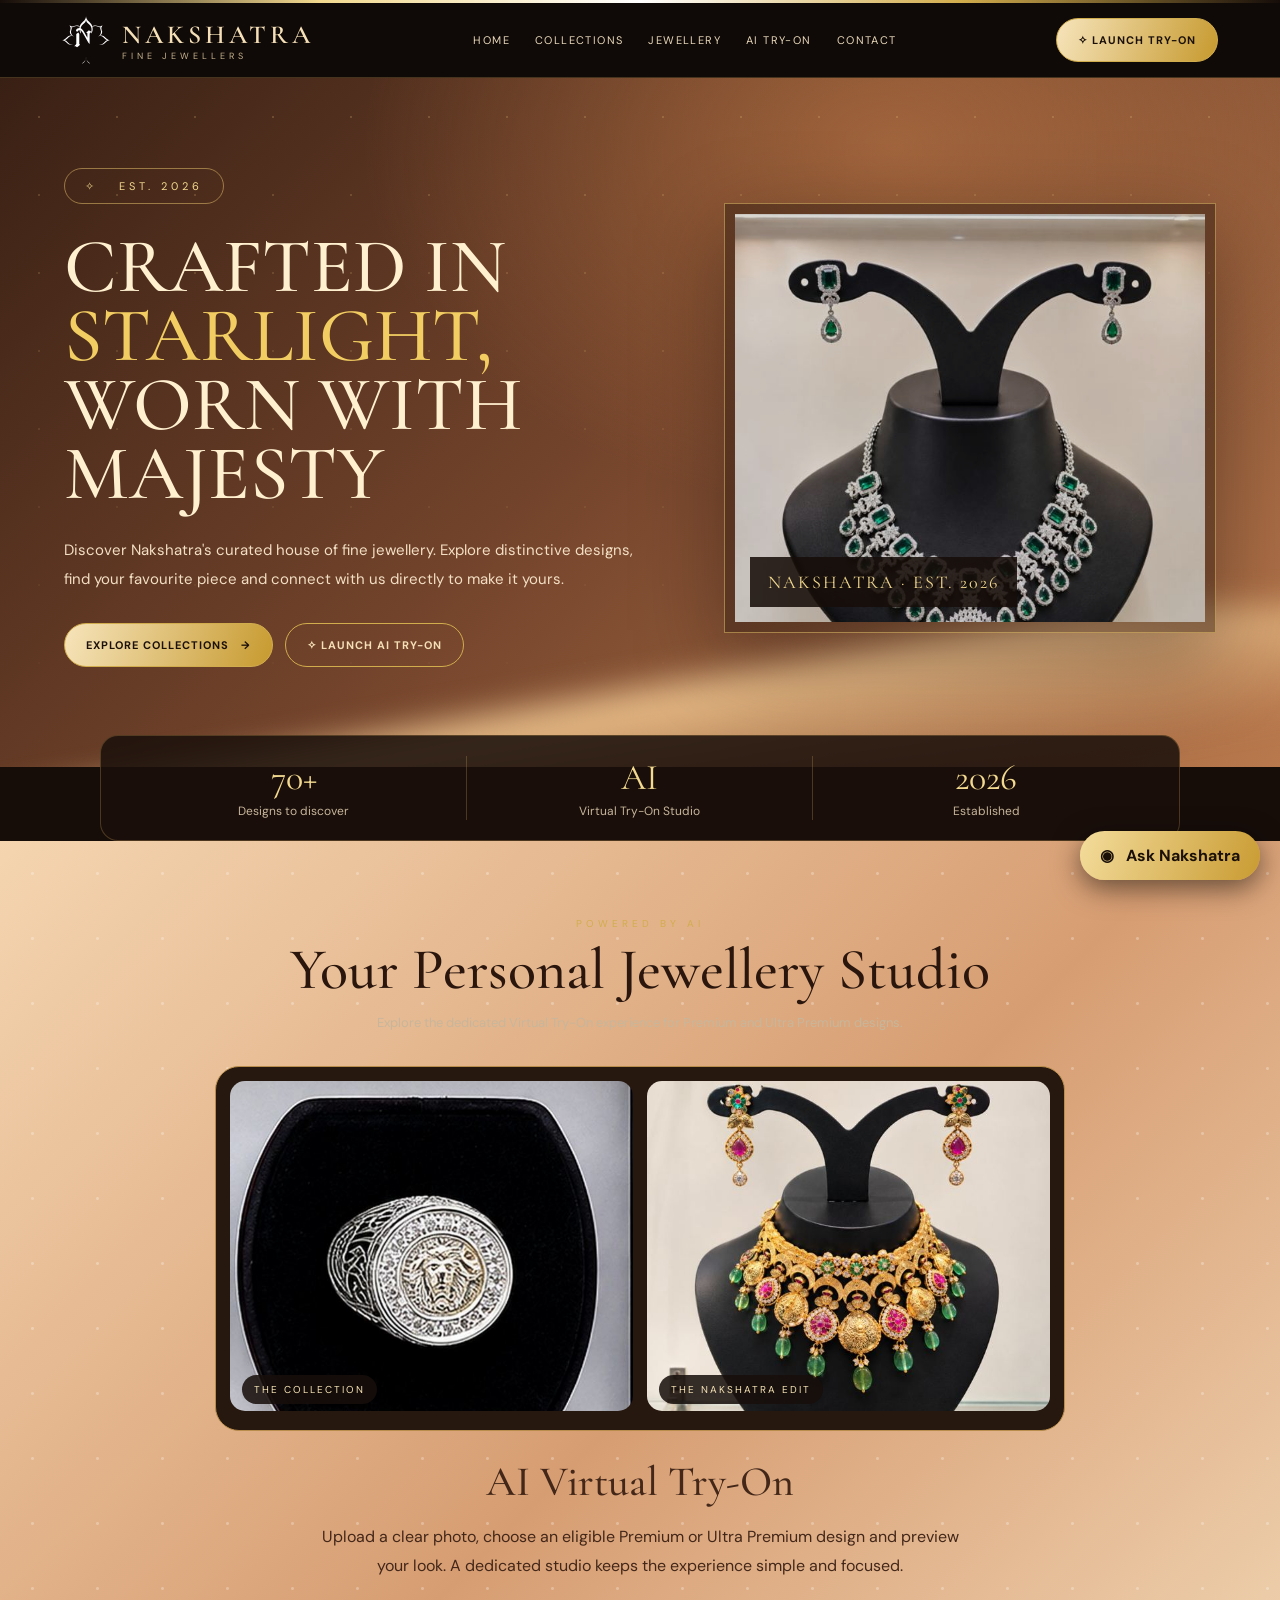
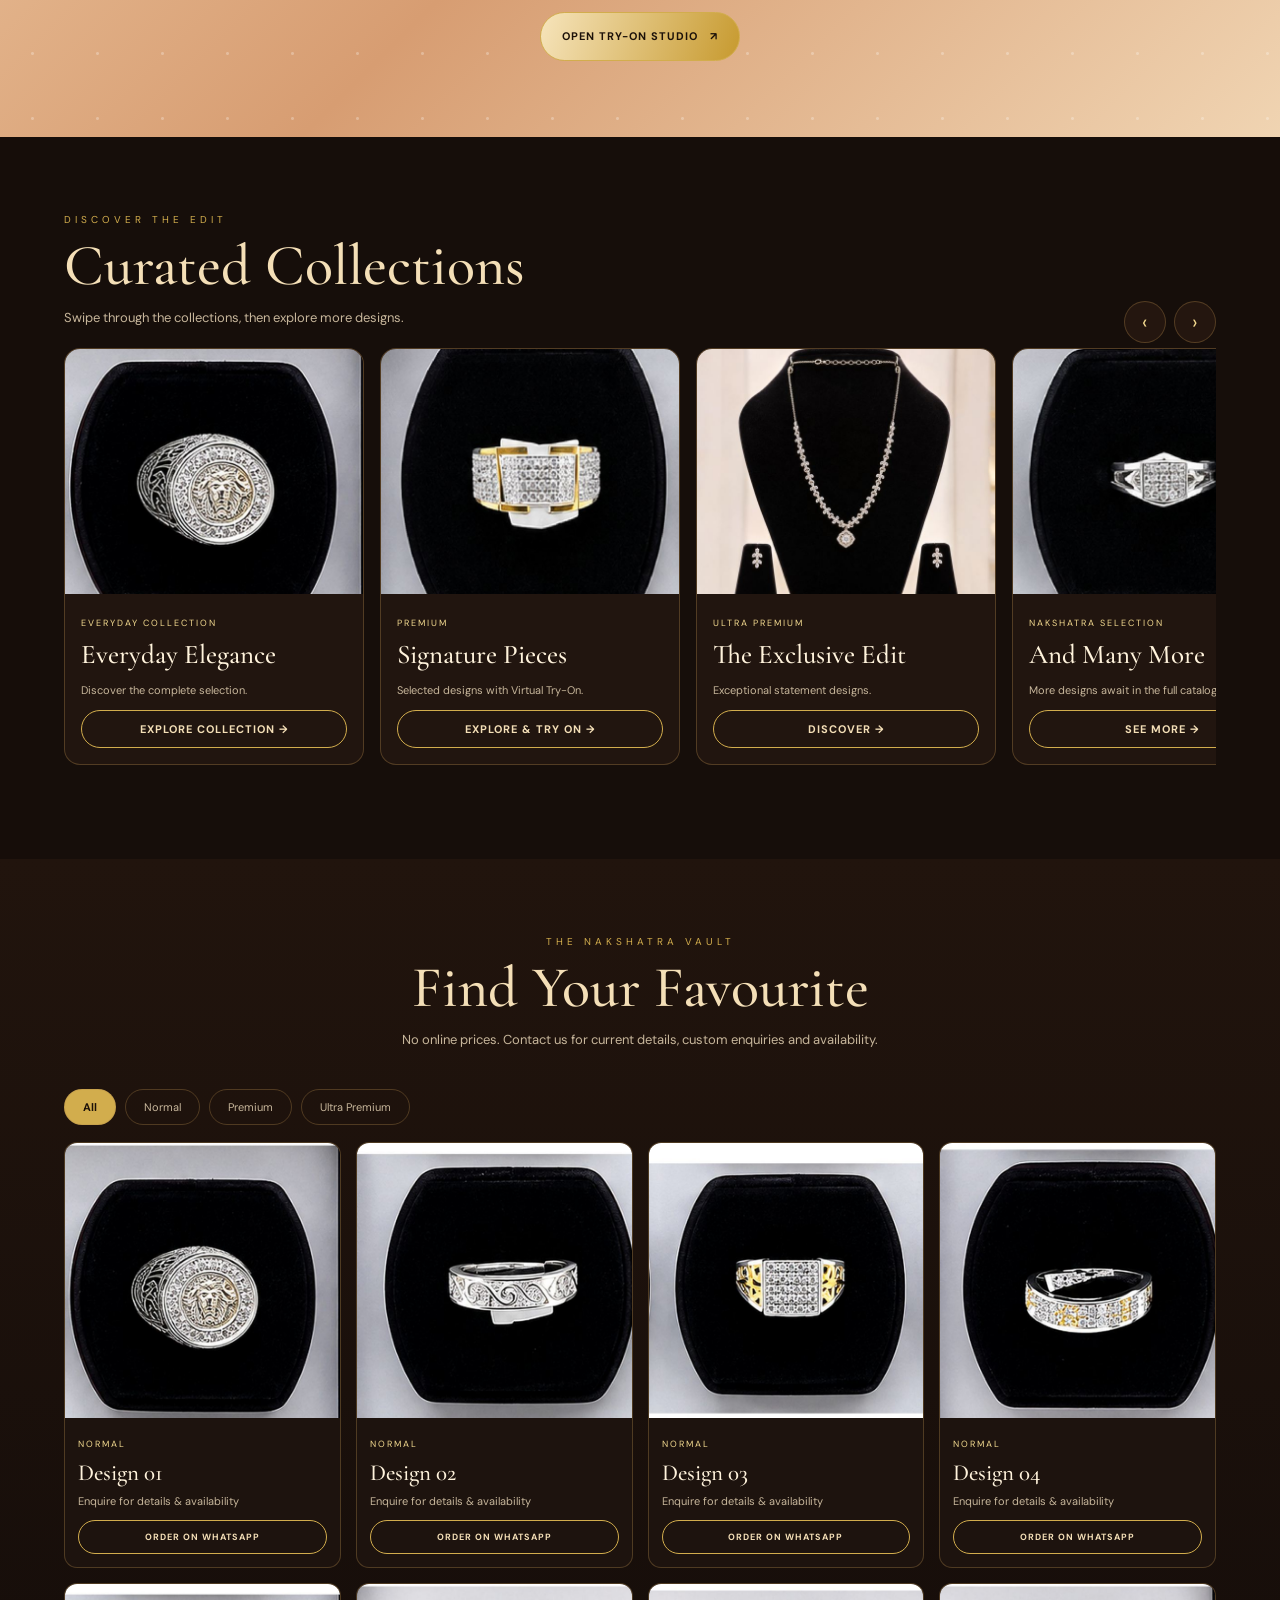
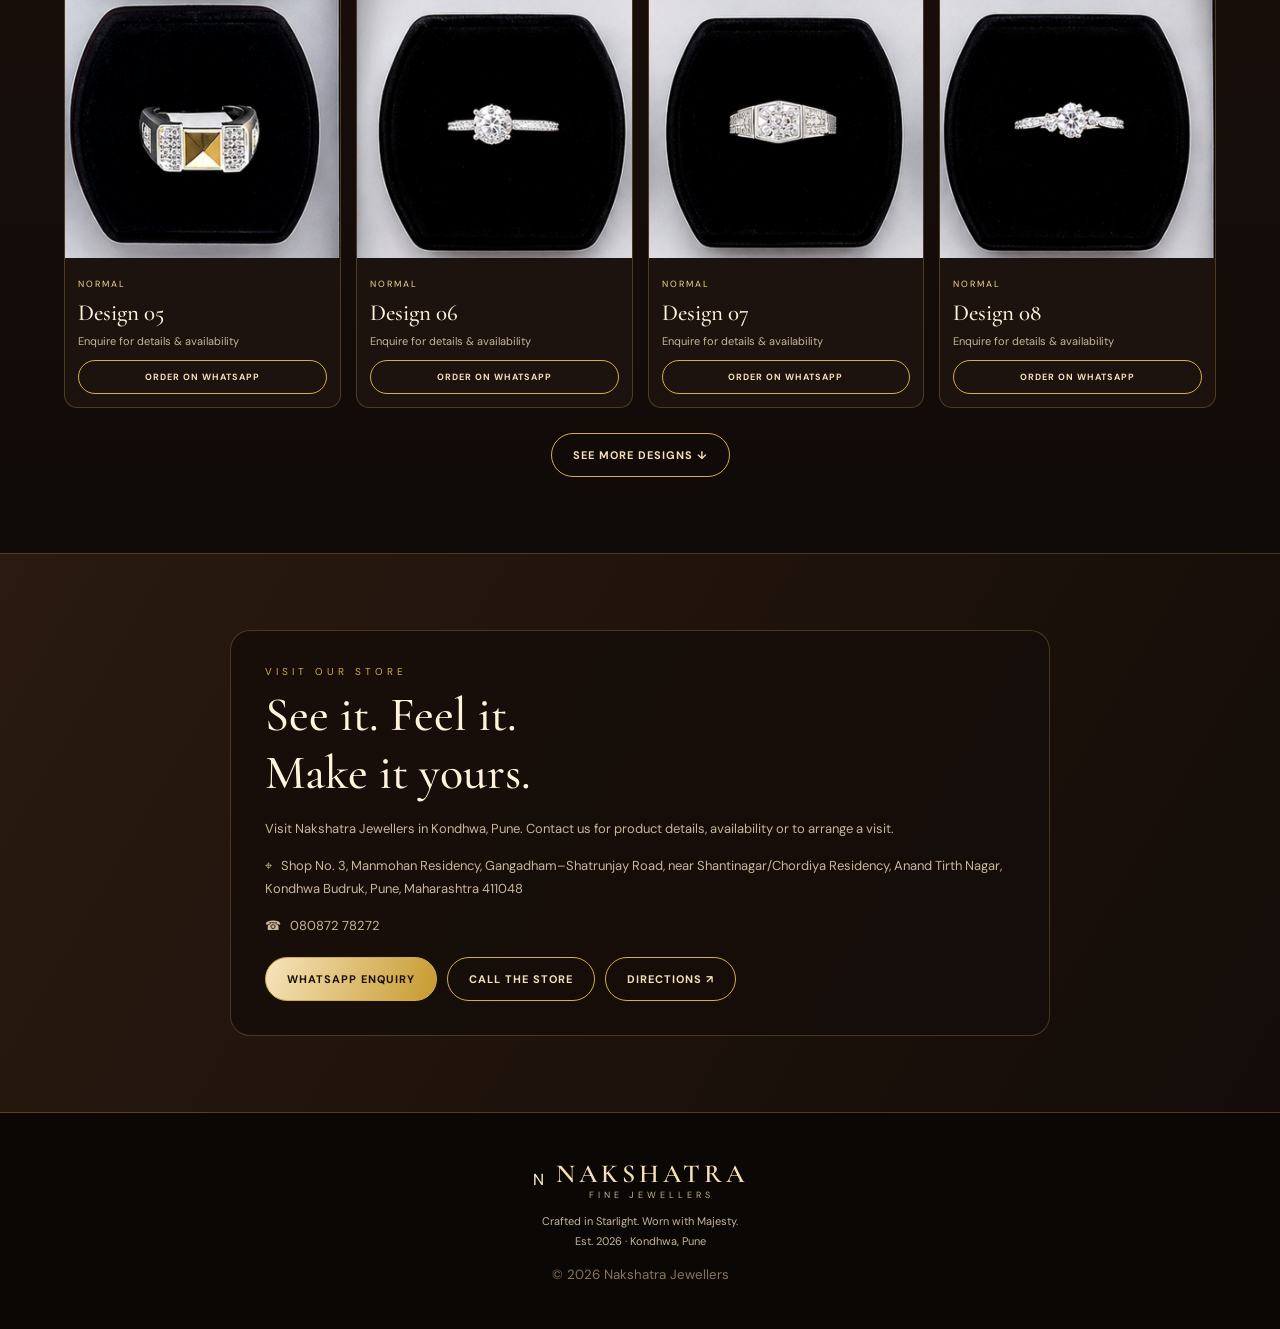
<file: index.html>
<!doctype html>
<html lang="en"><head><meta charset="utf-8"><meta name="viewport" content="width=device-width,initial-scale=1"><meta name="theme-color" content="#170e0b"><title>Nakshatra Jewellers | Crafted in Starlight</title><meta name="description" content="Discover Nakshatra Jewellers. Explore Normal, Premium and Ultra Premium jewellery. Order on WhatsApp and discover our virtual try-on studio.">
<link rel="preconnect" href="https://fonts.googleapis.com"><link rel="preconnect" href="https://fonts.gstatic.com" crossorigin><link href="https://fonts.googleapis.com/css2?family=Cormorant+Garamond:wght@400;500;600;700&family=DM+Sans:wght@400;500;600;700&display=swap" rel="stylesheet">
<style>
:root{--ink:#160d09;--brown:#392116;--bronze:#8e5230;--champ:#f4dfb7;--gold:#d2ad4d;--gold2:#f2d98f;--cream:#fff3dc;--muted:#c7b69b;--line:#b58a4c55;--serif:'Cormorant Garamond',Georgia,serif;--sans:'DM Sans',Arial,sans-serif}*{box-sizing:border-box}html{scroll-behavior:smooth}body{margin:0;background:var(--ink);color:var(--cream);font-family:var(--sans)}button,a{font:inherit}a{color:inherit;text-decoration:none}button{cursor:pointer}.topglow{height:3px;background:linear-gradient(90deg,transparent,var(--gold2),#fff, var(--gold),transparent)}header{position:sticky;top:0;z-index:30;background:#100a08ed;backdrop-filter:blur(16px);border-bottom:1px solid var(--line)}.nav{max-width:1200px;margin:auto;padding:13px 22px;display:flex;align-items:center;justify-content:space-between;gap:20px}.logo{display:flex;align-items:center;gap:12px}.brand-logo{width:48px;height:48px;object-fit:contain;display:block;filter:brightness(0) invert(1)}.wordmark b{display:block;font:600 26px var(--serif);letter-spacing:4px;color:var(--champ)}.wordmark small{display:block;font-size:9px;letter-spacing:4px;color:#c7b48d}.links{display:flex;gap:25px;font-size:11px;letter-spacing:1.4px;text-transform:uppercase;color:#e9d9ba}.links a:hover{color:var(--gold2)}.menu{display:none;background:none;border:1px solid var(--line);color:var(--gold2);padding:9px}.btn{display:inline-flex;align-items:center;justify-content:center;gap:9px;padding:14px 21px;border:1px solid var(--gold);background:linear-gradient(110deg,#f6e4bb,#c79a2f);color:#1c1109;font-size:11px;font-weight:700;letter-spacing:1px;text-transform:uppercase;border-radius:30px}.btn.ghost{background:transparent;color:var(--champ)}.hero{position:relative;overflow:hidden;background:radial-gradient(ellipse at 70% 10%,#b87545aa,transparent 42%),linear-gradient(135deg,#392014,#75452c 50%,#b9794d 100%);min-height:650px}.hero:before{content:"";position:absolute;inset:0;background-image:radial-gradient(#f7d58b99 1px,transparent 1.5px);background-size:78px 78px;opacity:.35;mask-image:linear-gradient(180deg,#000,transparent)}.hero:after{content:"";position:absolute;inset:auto -10% -100px;height:260px;background:linear-gradient(170deg,transparent 40%,#f5d4a3aa 41%,#e9bc86 44%,transparent 68%);filter:blur(16px)}.hero-inner{position:relative;z-index:2;max-width:1200px;margin:auto;padding:90px 24px 100px;display:grid;grid-template-columns:1fr .8fr;gap:45px;align-items:center}.est{display:inline-block;border:1px solid #e3c06b88;border-radius:30px;padding:10px 20px;color:var(--gold2);font-size:11px;letter-spacing:4px}.hero h1{font:500 clamp(54px,6vw,82px)/.9 var(--serif);max-width:650px;margin:28px 0;color:#fff0d0;text-transform:uppercase}.hero h1 em{font-style:normal;color:#f2ce62}.hero p{max-width:570px;color:#f3dfc4;line-height:1.9;font-size:15px}.hero-actions{display:flex;gap:12px;flex-wrap:wrap;margin-top:30px}.hero-art{height:430px;position:relative;border:1px solid #e7c46b88;padding:10px;background:#2a160d77;box-shadow:0 25px 80px #1b0e0a66}.hero-art img{width:100%;height:100%;object-fit:cover;display:block;filter:brightness(.85)}.hero-art:after{content:"NAKSHATRA · EST. 2026";position:absolute;bottom:25px;left:25px;background:#170d09dd;padding:14px 18px;color:var(--gold2);font:18px var(--serif);letter-spacing:2px}.stats{max-width:1080px;margin:-32px auto 0;position:relative;z-index:4;background:#1a100bdc;border:1px solid var(--line);border-radius:18px;display:grid;grid-template-columns:repeat(3,1fr);padding:20px}.stat{text-align:center;border-right:1px solid var(--line)}.stat:last-child{border:0}.stat b{display:block;color:var(--gold2);font:36px var(--serif)}.stat span{font-size:12px;color:var(--muted)}.section{max-width:1200px;margin:auto;padding:76px 24px}.heading{text-align:center;margin-bottom:32px}.eyebrow{color:var(--gold);font-size:10px;letter-spacing:4px;text-transform:uppercase}.heading h2{font:500 clamp(38px,5vw,58px)/.95 var(--serif);margin:12px 0;color:var(--champ)}.heading p{color:var(--muted);font-size:13px;line-height:1.8}.studio{background:linear-gradient(135deg,#f4d5b0,#d79d72 55%,#f0d4b2);color:#27150d;position:relative;overflow:hidden}.studio:before{content:"";position:absolute;inset:0;background:radial-gradient(#fff8 1px,transparent 2px);background-size:65px 65px;opacity:.5}.studio .section{position:relative}.studio .heading h2{color:#2b160d}.compare{max-width:850px;margin:auto;background:#26170f;border:1px solid #b98e4c;padding:14px;border-radius:24px;display:grid;grid-template-columns:1fr 1fr;gap:14px}.compare figure{margin:0;position:relative}.compare img{width:100%;height:330px;object-fit:cover;border-radius:15px}.compare figcaption{position:absolute;bottom:12px;left:12px;background:#170e0bdb;padding:8px 12px;border-radius:20px;color:#f7e4b5;font-size:10px;letter-spacing:2px}.studio-copy{text-align:center;margin:25px auto 0;max-width:650px;color:#432719;line-height:1.8}.studio-copy .btn{margin-top:15px}.collection-section{background:#160e0a}.slider-head{display:flex;align-items:end;justify-content:space-between;gap:15px}.arrows{display:flex;gap:8px}.arrow{width:42px;height:42px;border:1px solid var(--line);background:#24160f;color:var(--gold2);border-radius:50%;font-size:20px}.rail{display:flex;gap:16px;overflow-x:auto;scroll-snap-type:x mandatory;padding:5px 2px 18px;scrollbar-width:thin;scrollbar-color:var(--gold) #21140e}.tile{flex:0 0 clamp(220px,28vw,300px);scroll-snap-align:start;background:#21150f;border:1px solid var(--line);border-radius:16px;overflow:hidden}.tile img{width:100%;height:245px;object-fit:cover;display:block;background:#0d0907}.tile-body{padding:16px}.tag{color:var(--gold2);font-size:9px;letter-spacing:2px}.tile h3{font:500 27px var(--serif);margin:7px 0}.tile p{font-size:11px;color:var(--muted);line-height:1.6}.tile .btn{width:100%;padding:11px}.catalog{background:linear-gradient(180deg,#21140d,#100a08)}.filters{display:flex;gap:9px;overflow:auto;padding:5px 0 17px;scrollbar-width:none}.filter{white-space:nowrap;border:1px solid var(--line);border-radius:30px;background:transparent;color:var(--muted);padding:10px 18px;font-size:11px}.filter.active{background:var(--gold);color:#1b1008;font-weight:700}.grid{display:grid;grid-template-columns:repeat(4,1fr);gap:15px}.card{background:#1d130e;border:1px solid var(--line);border-radius:13px;overflow:hidden}.card img{width:100%;aspect-ratio:1;object-fit:cover;background:#0d0907;display:block}.cardbody{padding:13px}.cardbody small{color:var(--gold2);font-size:9px;letter-spacing:2px}.cardbody h3{font:500 23px var(--serif);margin:7px 0}.cardbody p{font-size:11px;color:var(--muted);margin:0 0 12px}.cardbody .btn{width:100%;padding:10px;font-size:9px}.more{text-align:center;margin-top:25px}.store{background:linear-gradient(120deg,#2a1a10,#130c08);border-block:1px solid var(--line)}.storebox{max-width:820px;margin:auto;padding:34px;border:1px solid var(--line);border-radius:20px;background:#160e0ad9}.storebox h2{font:500 48px var(--serif);margin:8px 0 15px}.storebox p{color:var(--muted);line-height:1.8;font-size:13px}.storeactions{display:flex;gap:10px;flex-wrap:wrap;margin-top:20px}.footer{padding:45px 20px;text-align:center;background:#0b0705}.footer .logo{justify-content:center}.footer p{color:var(--muted);font-size:11px;line-height:1.8}.chat-launch{position:fixed;right:20px;bottom:20px;z-index:50;border:0;border-radius:40px;padding:14px 20px;background:linear-gradient(110deg,#f3dc9b,#c99b32);color:#1a1008;font-weight:700;box-shadow:0 8px 28px #0008}.chatbox{position:fixed;right:20px;bottom:85px;width:min(360px,calc(100vw - 30px));height:470px;z-index:51;background:#170e0a;border:1px solid var(--gold);border-radius:18px;box-shadow:0 20px 60px #000b;display:none;overflow:hidden}.chatbox.open{display:flex;flex-direction:column}.chathead{padding:16px;background:linear-gradient(110deg,#4b2b18,#1a100b);display:flex;justify-content:space-between;align-items:center}.chathead b{font:22px var(--serif);color:var(--champ)}.chathead small{display:block;color:var(--muted);font-size:10px}.chatclose{background:none;border:0;color:var(--gold2);font-size:22px}.chatmsgs{flex:1;overflow:auto;padding:14px;display:flex;flex-direction:column;gap:10px}.msg{max-width:88%;padding:10px 12px;border-radius:12px;background:#2a1c14;color:#f3e4c7;font-size:12px;line-height:1.6}.msg.user{align-self:flex-end;background:#d2ad4d;color:#1b1108}.quick{display:flex;gap:6px;flex-wrap:wrap;padding:0 12px 10px}.quick button{border:1px solid var(--line);border-radius:20px;background:transparent;color:var(--gold2);padding:7px 10px;font-size:10px}.chatinput{display:flex;border-top:1px solid var(--line);padding:10px;gap:7px}.chatinput input{flex:1;min-width:0;background:#0e0907;border:1px solid var(--line);border-radius:25px;padding:11px;color:var(--cream);outline:none}.chatinput button{border:0;border-radius:50%;width:40px;background:var(--gold);color:#1b1008}.hidden{display:none!important}
@media(max-width:850px){.links{display:none;position:absolute;top:70px;left:0;right:0;background:#120b08;padding:22px;flex-direction:column;border-bottom:1px solid var(--line)}.links.open{display:flex}.menu{display:block}.nav .btn{display:none}.hero-inner{grid-template-columns:1fr;padding:58px 20px 75px}.hero-art{height:330px}.hero h1{font-size:58px}.stats{margin:0 15px;grid-template-columns:repeat(3,1fr);padding:13px}.stat b{font-size:28px}.section{padding:58px 18px}.grid{grid-template-columns:repeat(2,1fr);gap:10px}.compare img{height:240px}.storebox{padding:23px}.storebox h2{font-size:39px}}@media(max-width:420px){.wordmark b{font-size:21px;letter-spacing:3px}.brand-logo{width:40px;height:40px}.hero h1{font-size:51px}.grid{grid-template-columns:repeat(2,minmax(0,1fr))}.cardbody{padding:10px}.cardbody h3{font-size:20px}.compare{gap:8px;padding:8px}.compare img{height:190px}}
</style></head>
<body><div class="topglow"></div><header><nav class="nav"><button class="menu" id="menu">☰</button><a class="logo" href="#home"><img class="brand-logo" src="assets/nakshatra-logo.svg" alt="Nakshatra Jewellers logo"><span class="wordmark"><b>NAKSHATRA</b><small>FINE JEWELLERS</small></span></a><nav class="links" id="links"><a href="#home">Home</a><a href="#collections">Collections</a><a href="#catalogue">Jewellery</a><a href="#tryon">AI Try-On</a><a href="#store">Contact</a></nav><a class="btn" href="#tryon">✧ Launch Try-On</a></nav></header>
<main id="home"><section class="hero"><div class="hero-inner"><div><span class="est">✧ &nbsp; EST. 2026</span><h1>Crafted in<br><em>Starlight,</em><br>Worn with<br>Majesty</h1><p>Discover Nakshatra's curated house of fine jewellery. Explore distinctive designs, find your favourite piece and connect with us directly to make it yours.</p><div class="hero-actions"><a class="btn" href="#collections">Explore Collections &nbsp; →</a><a class="btn ghost" href="#tryon">✧ Launch AI Try-On</a></div></div><div class="hero-art"><img src="assets/ultra-02.jpg" alt="Nakshatra jewellery collection"></div></div></section>
<div class="stats"><div class="stat"><b>70+</b><span>Designs to discover</span></div><div class="stat"><b>AI</b><span>Virtual Try-On Studio</span></div><div class="stat"><b>2026</b><span>Established</span></div></div>
<section class="studio" id="tryon"><div class="section"><div class="heading"><div class="eyebrow">Powered by AI</div><h2>Your Personal Jewellery Studio</h2><p>Explore the dedicated Virtual Try-On experience for Premium and Ultra Premium designs.</p></div><div class="compare"><figure><img src="assets/normal-01.jpg" alt="Jewellery catalogue reference"><figcaption>THE COLLECTION</figcaption></figure><figure><img src="assets/ultra-03.jpg" alt="Nakshatra statement jewellery"><figcaption>THE NAKSHATRA EDIT</figcaption></figure></div><div class="studio-copy"><h2 style="font:500 42px var(--serif);margin:18px 0 5px">AI Virtual Try-On</h2><p>Upload a clear photo, choose an eligible Premium or Ultra Premium design and preview your look. A dedicated studio keeps the experience simple and focused.</p><a class="btn" href="try-on.html">Open Try-On Studio &nbsp; ↗</a></div></div></section>
<section class="section collection-section" id="collections"><div class="slider-head"><div class="heading" style="text-align:left;margin:0"><div class="eyebrow">Discover the edit</div><h2>Curated Collections</h2><p>Swipe through the collections, then explore more designs.</p></div><div class="arrows"><button class="arrow" data-scroll="-1" aria-label="Previous">‹</button><button class="arrow" data-scroll="1" aria-label="Next">›</button></div></div><div class="rail" id="rails"><article class="tile"><img src="assets/normal-01.jpg" alt="Normal collection"><div class="tile-body"><span class="tag">EVERYDAY COLLECTION</span><h3>Everyday Elegance</h3><p>Discover the complete selection.</p><a class="btn ghost" href="#catalogue" data-tier="normal">Explore Collection →</a></div></article><article class="tile"><img src="assets/premium-01.jpg" alt="Premium collection"><div class="tile-body"><span class="tag">PREMIUM</span><h3>Signature Pieces</h3><p>Selected designs with Virtual Try-On.</p><a class="btn ghost" href="#catalogue" data-tier="premium">Explore & Try On →</a></div></article><article class="tile"><img src="assets/ultra-01.jpg" alt="Ultra premium collection"><div class="tile-body"><span class="tag">ULTRA PREMIUM</span><h3>The Exclusive Edit</h3><p>Exceptional statement designs.</p><a class="btn ghost" href="#catalogue" data-tier="ultra">Discover →</a></div></article><article class="tile"><img src="assets/premium-02.jpg" alt="Jewellery details"><div class="tile-body"><span class="tag">NAKSHATRA SELECTION</span><h3>And Many More</h3><p>More designs await in the full catalogue.</p><a class="btn ghost" href="#catalogue">See More →</a></div></article></div></section>
<section class="catalog" id="catalogue"><div class="section"><div class="heading"><div class="eyebrow">The Nakshatra vault</div><h2>Find Your Favourite</h2><p>No online prices. Contact us for current details, custom enquiries and availability.</p></div><div class="filters" id="filters"><button class="filter active" data-filter="all">All</button><button class="filter" data-filter="normal">Normal</button><button class="filter" data-filter="premium">Premium</button><button class="filter" data-filter="ultra">Ultra Premium</button></div><div class="grid" id="grid"></div><div class="more"><button class="btn ghost" id="more">See More Designs ↓</button></div></div></section>
<section class="store" id="store"><div class="section"><div class="storebox"><div class="eyebrow">Visit our store</div><h2>See it. Feel it.<br>Make it yours.</h2><p>Visit Nakshatra Jewellers in Kondhwa, Pune. Contact us for product details, availability or to arrange a visit.</p><p>⌖ &nbsp; Shop No. 3, Manmohan Residency, Gangadham–Shatrunjay Road, near Shantinagar/Chordiya Residency, Anand Tirth Nagar, Kondhwa Budruk, Pune, Maharashtra 411048</p><p>☎ &nbsp; 080872 78272</p><div class="storeactions"><a class="btn" href="https://wa.me/918087278272" target="_blank" rel="noopener">WhatsApp Enquiry</a><a class="btn ghost" href="tel:+918087278272">Call the Store</a><a class="btn ghost" href="https://www.google.com/maps/search/?api=1&query=Shop+No+3+Manmohan+Residency+Gangadham+Shatrunjay+Road+Kondhwa+Budruk+Pune" target="_blank" rel="noopener">Directions ↗</a></div></div></div></section></main>
<footer class="footer"><a class="logo" href="#home"><span class="crest"><span>N</span></span><span class="wordmark"><b>NAKSHATRA</b><small>FINE JEWELLERS</small></span></a><p>Crafted in Starlight. Worn with Majesty.<br>Est. 2026 · Kondhwa, Pune</p><small style="color:#88745a">© 2026 Nakshatra Jewellers</small></footer>
<button class="chat-launch" id="chatLaunch">◉ &nbsp; Ask Nakshatra</button><section class="chatbox" id="chatbox" aria-label="Nakshatra customer assistant"><div class="chathead"><div><b>Ask Nakshatra</b><small>Jewellery assistance · Ask us anything</small></div><button class="chatclose" id="chatClose" aria-label="Close chat">×</button></div><div class="chatmsgs" id="chatmsgs"><div class="msg">Namaste! Welcome to Nakshatra Jewellers. ✨ How may I help you today?</div></div><div class="quick"><button data-q="Do you show prices?">Prices</button><button data-q="How does Try-On work?">Virtual Try-On</button><button data-q="How can I order?">How to order</button><button data-q="Where is your store?">Store location</button></div><form class="chatinput" id="chatform"><input id="chattext" placeholder="Ask about jewellery..." autocomplete="off" aria-label="Type your question"><button aria-label="Send">➤</button></form></section>
<script>
const data=[];for(let i=1;i<=50;i++)data.push({tier:'normal',name:'Design '+String(i).padStart(2,'0'),category:'Jewellery',img:'assets/normal-'+String(i).padStart(2,'0')+'.jpg'});for(let i=1;i<=20;i++)data.push({tier:'premium',name:'Premium Design '+String(i).padStart(2,'0'),category:'Premium Jewellery',img:'assets/premium-'+String(i).padStart(2,'0')+'.jpg'});for(let i=1;i<=4;i++)data.push({tier:'ultra',name:'Ultra Premium '+String(i).padStart(2,'0'),category:'Statement Jewellery',img:'assets/ultra-'+String(i).padStart(2,'0')+'.jpg'});
let filter='all',shown=8;const grid=document.getElementById('grid');function visible(){return data.filter(p=>filter==='all'||p.tier===filter)}function draw(){let arr=visible();grid.innerHTML=arr.slice(0,shown).map(p=>'<article class="card"><img loading="lazy" src="'+p.img+'" alt="'+p.name+'" onerror="this.closest(\'.card\').remove()"><div class="cardbody"><small>'+p.tier.toUpperCase()+'</small><h3>'+p.name+'</h3><p>Enquire for details & availability</p><a class="btn '+(p.tier==='normal'?'ghost':'')+'" href="'+(p.tier==='normal'?'https://wa.me/918087278272?text='+encodeURIComponent('Hello, I would like details about '+p.name):'try-on.html')+'" target="_blank">'+(p.tier==='normal'?'Order on WhatsApp':'✧ Try On')+'</a></div></article>').join('');document.getElementById('more').style.display=arr.length>shown?'inline-flex':'none'}draw();document.getElementById('filters').addEventListener('click',e=>{let b=e.target.closest('[data-filter]');if(!b)return;filter=b.dataset.filter;shown=8;document.querySelectorAll('.filter').forEach(x=>x.classList.toggle('active',x===b));draw()});document.getElementById('more').onclick=()=>{shown+=8;draw()};document.querySelectorAll('[data-tier]').forEach(a=>a.onclick=()=>{filter=a.dataset.tier;shown=8;document.querySelectorAll('.filter').forEach(x=>x.classList.toggle('active',x.dataset.filter===filter));draw()});document.querySelectorAll('[data-scroll]').forEach(b=>b.onclick=()=>document.getElementById('rails').scrollBy({left:Number(b.dataset.scroll)*320,behavior:'smooth'}));document.getElementById('menu').onclick=()=>document.getElementById('links').classList.toggle('open');document.querySelectorAll('#links a').forEach(a=>a.onclick=()=>document.getElementById('links').classList.remove('open'));
const box=document.getElementById('chatbox'),msgs=document.getElementById('chatmsgs');document.getElementById('chatLaunch').onclick=()=>box.classList.toggle('open');document.getElementById('chatClose').onclick=()=>box.classList.remove('open');function say(t,who){let d=document.createElement('div');d.className='msg '+(who?'user':'');d.textContent=t;msgs.append(d);msgs.scrollTop=msgs.scrollHeight}const CHAT_API_URL=String(window.NAKSHATRA_CHAT_API_URL||'').trim();
const chatHistory=[];
function localNakshatraReply(question){
 const q=question.toLowerCase().replace(/[^\p{L}\p{N}\s]/gu,' ').replace(/\s+/g,' ').trim();
 const has=(...words)=>words.some(w=>q.includes(w));
 const wa='https://wa.me/918087278272?text='+encodeURIComponent('Namaste Nakshatra Jewellers, I need help with: '+question);
 if(has('hello','hi','hey','namaste','good morning','good evening')) return 'Namaste! ✨ Welcome to Nakshatra Jewellers. Aap jewellery designs, collections, virtual try-on, ordering ya store location ke baare mein pooch sakte hain. Main kaise help karun?';
 if(has('address','location','where are you','kahan','kidhar','map','directions')) return 'Our store is at Shop No. 3, Manmohan Residency, Gangadham–Shatrunjay Road, near Shantinagar/Chordiya Residency, Anand Tirth Nagar, Kondhwa Budruk, Pune, Maharashtra 411048. Call us on 080872 78272 for help with directions.';
 if(has('phone','number','contact','call','whatsapp','WhatsApp'.toLowerCase())) return 'You can call or WhatsApp Nakshatra Jewellers at +91 80872 78272. You can also message us directly here: '+wa;
 if(has('price','prices','cost','rate','kitna','kimat','₹','rupee','discount')) return 'Jewellery prices are not displayed on the website. Price depends on the selected design and its details. Send us the design name or screenshot on WhatsApp at +91 80872 78272 and our team can confirm the current price.';
 if(has('normal collection','normal designs','normal jewellery')) return 'The Normal collection is available for enquiries and orders through WhatsApp. Virtual Try-On is not currently offered for Normal designs. Share the design with our team at +91 80872 78272.';
 if(has('premium','ultra premium','try on','try-on','virtual try','ai try')) return 'Virtual Try-On is intended for selected Premium and Ultra Premium designs. Open the Try-On Studio, choose an eligible design, upload a clear, well-lit photo and select the jewellery category. The result is an AI preview, so the final fit and appearance should be confirmed with the store. Open it here: try-on.html';
 if(has('ring size','size','finger size')) return 'Ring size is optional. If you know your size, you can share it; if you do not know it, you can leave it blank and continue with your enquiry or try-on.';
 if(has('order','buy','purchase','book','place an order','how can i get')) return 'To enquire or order, send the jewellery design name or a screenshot to our WhatsApp at +91 80872 78272. Our team will confirm the current availability, price and next steps with you.';
 if(has('timing','hours','open','close','when are you open','working time')) return 'Our store timings are not confirmed on this website. Please call +91 80872 78272 before visiting so the team can confirm today’s opening hours.';
 if(has('delivery','shipping','courier','ship')) return 'Delivery options have not been confirmed in the website information. Please share your location and selected design with our team on WhatsApp at +91 80872 78272 for confirmation.';
 if(has('custom','customise','customize','make a design','made to order')) return 'For a custom-design request, please share a reference photo and your requirements with the Nakshatra team on WhatsApp at +91 80872 78272. They can confirm what is possible.';
 if(has('thank','thanks','धन्यवाद','shukriya')) return 'You’re most welcome! ✨ We’ll be happy to help you find your Nakshatra piece.';
 return 'I can help with our collections, prices, ordering, Virtual Try-On, ring sizing and store details. For a specific jewellery design or a question that needs confirmation, send us a message on WhatsApp and our team will help: '+wa;
}
async function answer(q){
 const typing=document.createElement('div');typing.className='msg';typing.textContent='Nakshatra assistant is thinking…';msgs.append(typing);msgs.scrollTop=msgs.scrollHeight;
 if(!CHAT_API_URL){typing.textContent=localNakshatraReply(q);chatHistory.push({role:'user',content:q},{role:'assistant',content:typing.textContent});msgs.scrollTop=msgs.scrollHeight;return}
 try{
  const response=await fetch(CHAT_API_URL.replace(/\/+$/,'')+'/api/chat',{method:'POST',headers:{'Content-Type':'application/json'},body:JSON.stringify({message:q,history:chatHistory.slice(-10)})});
  const data=await response.json();if(!response.ok)throw new Error(data.detail||'Assistant temporarily unavailable.');
  const reply=String(data.reply||localNakshatraReply(q));
  chatHistory.push({role:'user',content:q},{role:'assistant',content:reply});typing.textContent=reply;
 }catch(error){typing.textContent=localNakshatraReply(q)+'\n\n(Our live AI assistant is temporarily unavailable.)'}
 msgs.scrollTop=msgs.scrollHeight;
}document.getElementById('chatform').onsubmit=e=>{e.preventDefault();let i=document.getElementById('chattext'),q=i.value.trim();if(!q)return;say(q,true);i.value='';answer(q)};document.querySelectorAll('[data-q]').forEach(b=>b.onclick=()=>{say(b.dataset.q,true);answer(b.dataset.q)});</script></body></html>
</file>
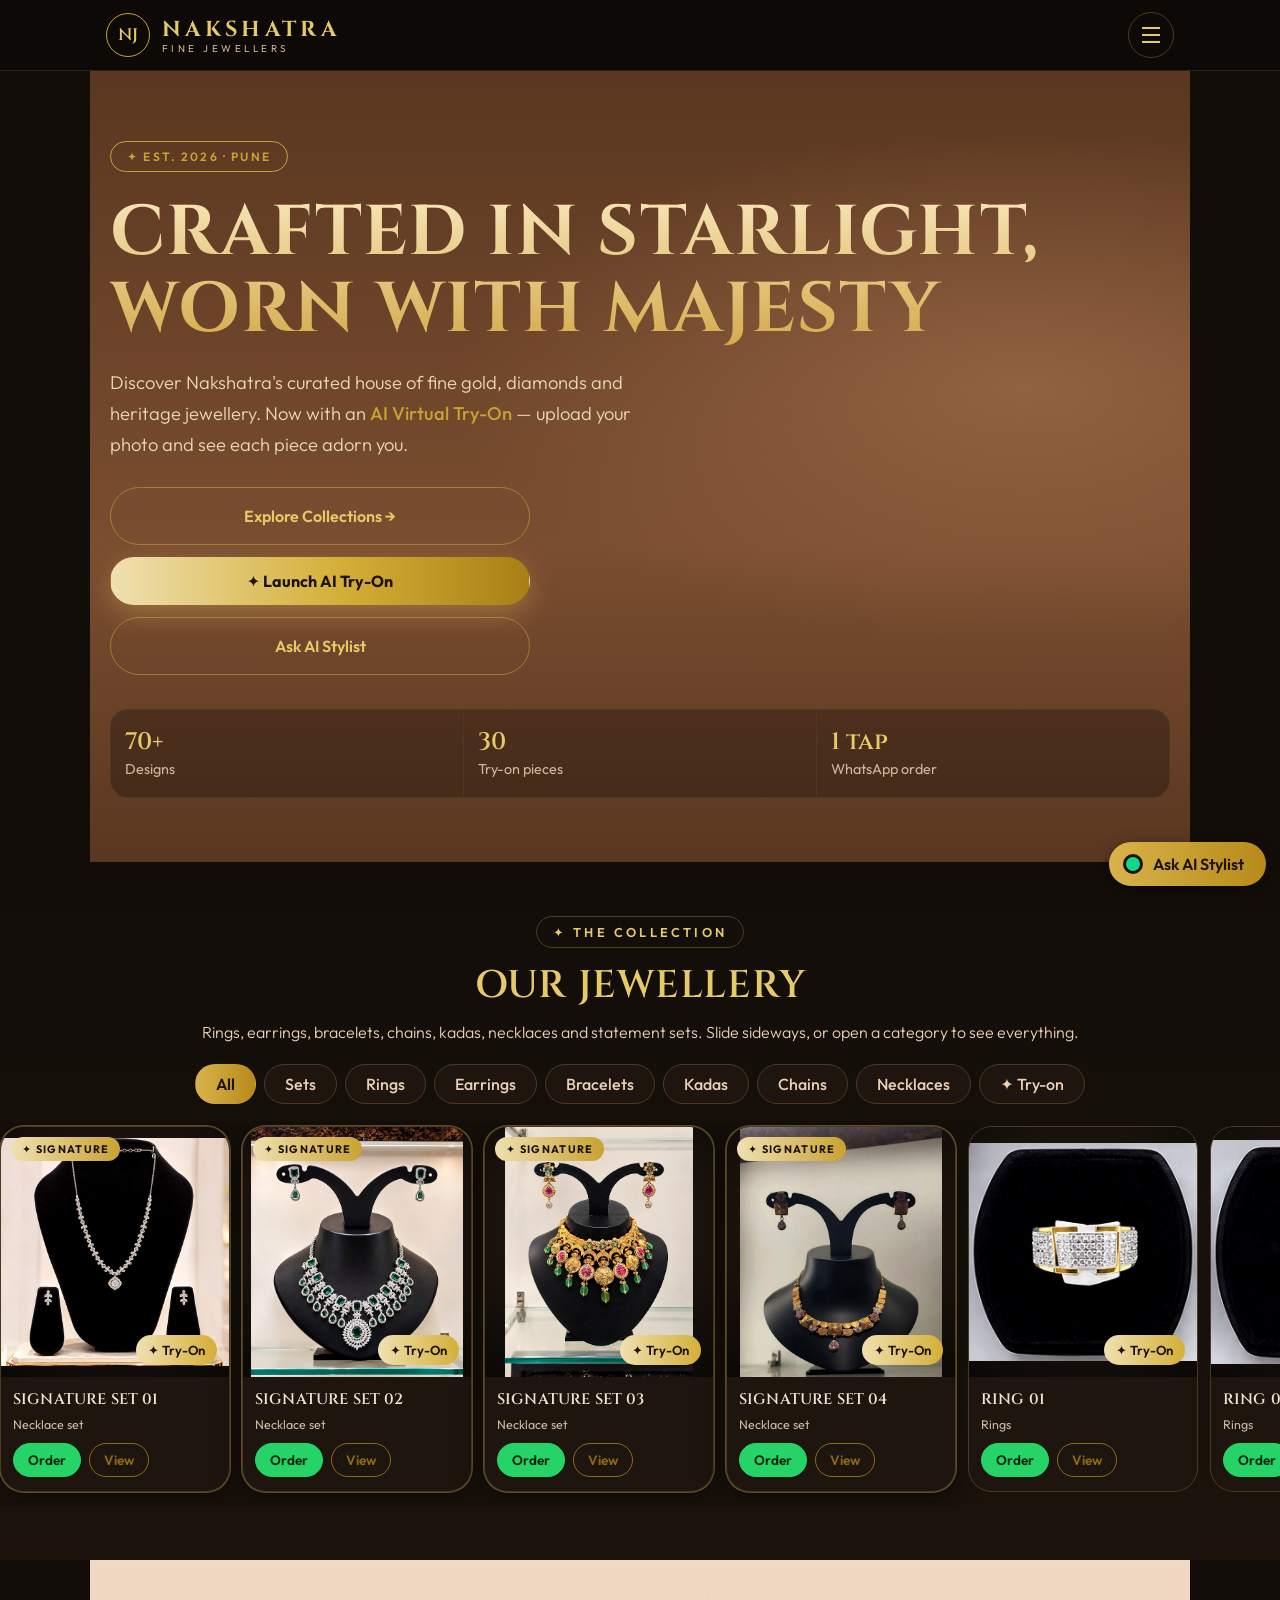
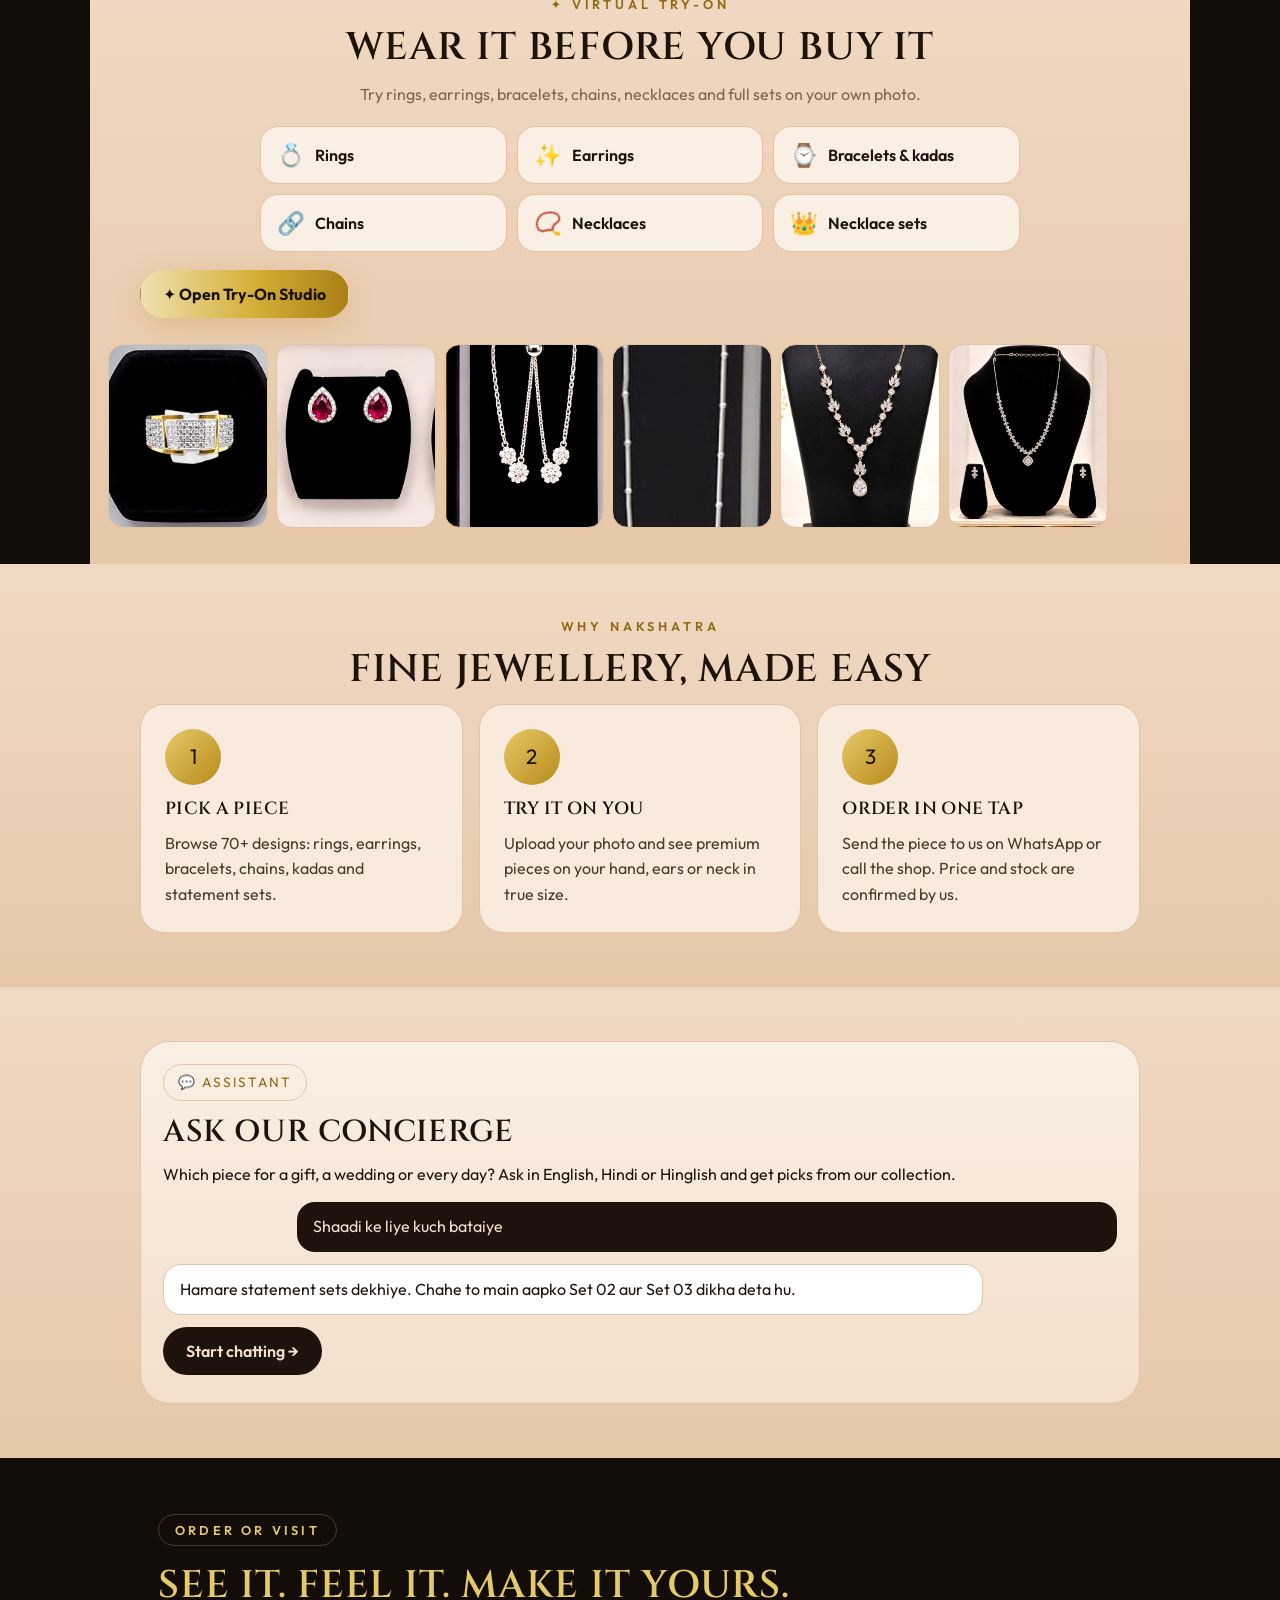
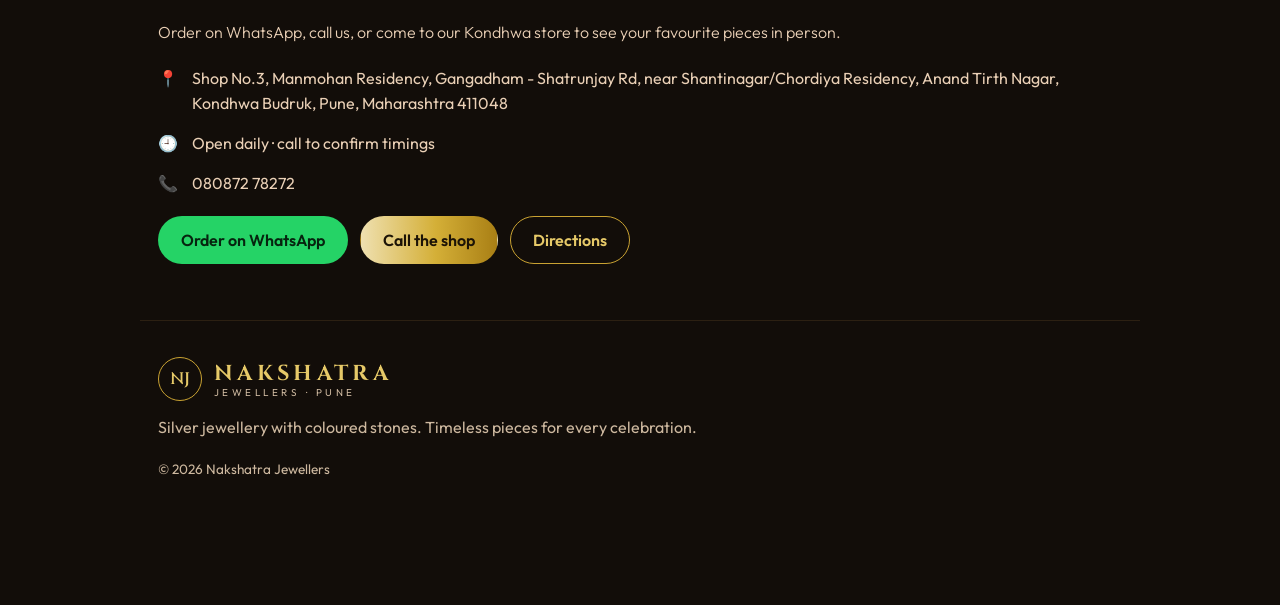
<file: docs/index.html>
<!doctype html>
<html lang="en">
<head>
<meta charset="utf-8">
<meta name="viewport" content="width=device-width, initial-scale=1">
<title>Nakshatra Jewellers · Fine Jewellers, Pune</title>
<meta name="description" content="Nakshatra Jewellers, Pune. Silver rings with coloured stones and a virtual try-on: see a ring on your own hand before you visit.">
<link rel="preconnect" href="https://fonts.googleapis.com">
<link rel="preconnect" href="https://fonts.gstatic.com" crossorigin>
<link href="https://fonts.googleapis.com/css2?family=Cinzel:wght@500;600;700&family=Outfit:wght@300;400;500;600&display=swap" rel="stylesheet">
<link rel="stylesheet" href="style.css">
</head>
<body>

<header class="site" id="top">
  <div class="bar">
    <a class="brand" href="#top" aria-label="Nakshatra Jewellers home">
      <span class="mono" aria-hidden="true">NJ</span>
      <span class="bname"><b>NAKSHATRA</b><small>FINE JEWELLERS</small></span>
    </a>
    <button class="menubtn" id="menuBtn" type="button" aria-expanded="false" aria-controls="menu" aria-label="Menu"><span></span><span></span><span></span></button>
  </div>
  <nav class="menu" id="menu" hidden aria-label="Sections">
    <a href="#top">Home</a>
    <a href="#collection">Jewellery</a>
    <a href="#tryon">Virtual Try-On</a>
    <a href="#stylist">Chatbot</a>
    <a href="#contact">Order / Contact</a>
  </nav>
</header>

<main>
  <section class="hero" id="home">
    <p class="pill">✦ EST. 2026 · PUNE</p>
    <h1>Crafted in starlight, worn with majesty</h1>
    <p class="sub">Discover Nakshatra's curated house of fine gold, diamonds and heritage jewellery. Now with an <b class="gl">AI Virtual Try-On</b> — upload your photo and see each piece adorn you.</p>
    <div class="ctas">
      <a class="btn ghost" href="#collection">Explore Collections →</a>
      <button class="btn gold tryglow" type="button" data-open-studio>✦ Launch AI Try-On</button>
      <button class="btn ghost" type="button" data-open-chat>Ask AI Stylist</button>
    </div>
    <div class="stats"><div><b>70+</b><span>Designs</span></div><div><b>30</b><span>Try-on pieces</span></div><div><b>1 tap</b><span>WhatsApp order</span></div></div>
  </section>

  <section id="collection" class="band dark">
    <p class="eyebrow">✦ The Collection</p>
    <h2>Our jewellery</h2>
    <p class="lead2 c">Rings, earrings, bracelets, chains, kadas, necklaces and statement sets. Slide sideways, or open a category to see everything.</p>
    <div class="filters dk" id="cFilters" role="group" aria-label="Jewellery categories"></div>
    <div class="track" id="cTrack"></div>
  </section>

  <section class="band light tryband" id="tryon">
    <p class="eyebrow dark">✦ Virtual Try-On</p>
    <h2>Wear it before you buy it</h2>
    <p class="lead">Try rings, earrings, bracelets, chains, necklaces and full sets on your own photo.</p>
    <div class="kinds" id="kinds">
      <button type="button" data-kind="Rings"><span>💍</span>Rings</button>
      <button type="button" data-kind="Earrings"><span>✨</span>Earrings</button>
      <button type="button" data-kind="Bracelets"><span>⌚</span>Bracelets &amp; kadas</button>
      <button type="button" data-kind="Chains"><span>🔗</span>Chains</button>
      <button type="button" data-kind="Necklaces"><span>📿</span>Necklaces</button>
      <button type="button" data-kind="Sets"><span>👑</span>Necklace sets</button>
    </div>
    <div class="ctas tc"><button class="btn gold tryglow" type="button" data-open-studio>✦ Open Try-On Studio</button></div>
    <div class="showcase" id="showcase" aria-hidden="true"></div>
  </section>

  <section class="band light" id="why">
    <p class="eyebrow dark">Why Nakshatra</p>
    <h2>Fine jewellery, made easy</h2>
    <div class="why">
      <article><div class="ico">1</div><h3>Pick a piece</h3><p>Browse 70+ designs: rings, earrings, bracelets, chains, kadas and statement sets.</p></article>
      <article><div class="ico">2</div><h3>Try it on you</h3><p>Upload your photo and see premium pieces on your hand, ears or neck in true size.</p></article>
      <article><div class="ico">3</div><h3>Order in one tap</h3><p>Send the piece to us on WhatsApp or call the shop. Price and stock are confirmed by us.</p></article>
    </div>
  </section>

  <section id="stylist" class="band light">
    <div class="feature soft">
      <p class="tag dark">💬 Assistant</p>
      <h3>Ask our concierge</h3>
      <p>Which piece for a gift, a wedding or every day? Ask in English, Hindi or Hinglish and get picks from our collection.</p>
      <div class="bubble me">Shaadi ke liye kuch bataiye</div>
      <div class="bubble bot">Hamare statement sets dekhiye. Chahe to main aapko Set 02 aur Set 03 dikha deta hu.</div>
      <button class="btn dark" type="button" data-open-chat>Start chatting →</button>
    </div>
  </section>

  <section id="contact" class="visit">
    <p class="eyebrow">Order or visit</p>
    <h2>See it. Feel it. Make it yours.</h2>
    <p class="lead2">Order on WhatsApp, call us, or come to our Kondhwa store to see your favourite pieces in person.</p>
    <ul class="info">
      <li><span>📍</span><span id="stAddr"></span></li>
      <li><span>🕘</span><span id="stHours"></span></li>
      <li><span>📞</span><span id="stPhone"></span></li>
    </ul>
    <div class="actions">
      <a class="btn wa" id="stWa" target="_blank" rel="noopener">Order on WhatsApp</a>
      <a class="btn gold" id="stCall">Call the shop</a>
      <a class="btn ghost" id="stDir" target="_blank" rel="noopener">Directions</a>
    </div>
  </section>
</main>

<!-- Full collection -->
<div class="studio-wrap" id="colWrap" hidden role="dialog" aria-modal="true" aria-labelledby="colTitle">
  <div class="studio-head">
    <div><h2 id="colTitle">Collection</h2><p id="colSub"></p></div>
    <button type="button" id="colClose" class="x" aria-label="Close collection">×</button>
  </div>
  <div class="studio-body">
    <div class="filters dk" id="colFilters" role="group" aria-label="Filter"></div>
    <div class="grid" id="colGrid"></div>
    <p class="more"><button class="btn ghost" type="button" id="colMore">Show more</button></p>
  </div>
</div>

<footer class="site">
  <div class="brand"><span class="mono" aria-hidden="true">NJ</span><span class="bname"><b>NAKSHATRA</b><small>JEWELLERS · PUNE</small></span></div>
  <p>Silver jewellery with coloured stones. Timeless pieces for every celebration.</p>
  <p class="copy">© 2026 Nakshatra Jewellers</p>
</footer>

<div class="pmodal" id="pmodal" hidden role="dialog" aria-modal="true" aria-labelledby="pmTitle">
  <div class="pm-card">
    <button type="button" class="x pm-x" id="pmClose" aria-label="Close">×</button>
    <div class="pm-img"><img id="pmImg" alt=""></div>
    <div class="pm-info">
      <p class="tag" id="pmTier"></p>
      <h3 id="pmTitle"></h3>
      <p class="meta" id="pmMeta"></p>
      <p class="pm-note">Price and availability are confirmed by the shop.</p>
      <div class="actions">
        <a class="btn wa" id="pmWa" target="_blank" rel="noopener">Order on WhatsApp</a>
        <a class="btn gold" id="pmCall">Call to order</a>
        <button class="btn ghost" type="button" id="pmTry" hidden>✦ Try on</button>
      </div>
    </div>
  </div>
</div>

<!-- Try-on studio -->
<div class="studio-wrap" id="studioWrap" hidden role="dialog" aria-modal="true" aria-labelledby="studioTitle">
  <div class="studio-head">
    <div><h2 id="studioTitle">Virtual Try-On Studio</h2><p>Add a photo and see the piece on you.</p></div>
    <button type="button" id="studioClose" class="x" aria-label="Close studio">×</button>
  </div>
  <div class="studio-body">
    <details class="how" open>
      <summary>How to use · 4 easy steps</summary>
      <ol>
        <li><b>Choose a piece.</b> Rings, earrings, bracelets or a necklace set.</li>
        <li><b>Add your photo.</b> Bright light. Rings: back of your hand. Earrings and sets: your face and neck. Bracelets: your hand and wrist.</li>
        <li><b>Generate.</b> A few seconds and the piece is placed on you.</li>
        <li><b>Download</b> the photo or share it on WhatsApp.</li>
      </ol>
    </details>
    <div class="studio one">
      <div class="step">
        <h3>Step 1 · Choose a piece</h3>
        <div class="filters dk" id="pickTabs" role="group" aria-label="Type"></div>
        <div class="track picks" id="picks"></div>
      </div>
      <div class="step">
        <h3>Step 2 · Your photo</h3>
        <p class="hint" id="photoHint">Choose a piece first.</p>
        <div class="srcbox" id="srcBox" hidden><img id="srcPrev" alt="Your photo"></div>
        <input type="file" id="file" class="file" accept="image/*">
        <input type="file" id="fileCam" class="file" accept="image/*" capture="environment">
        <div class="photobtns">
          <label class="btn gold" for="file" id="upload">⬆ Upload photo</label>
          <button class="btn ghost" type="button" id="camBtn">📷 Take photo</button>
        </div>
      </div>
      <div class="step" id="stepGo" hidden>
        <h3>Step 3 · See it on you</h3>
        <button class="btn gold tryglow" id="generate" type="button">✦ Generate try-on</button>
      </div>
      <p class="status" id="status" role="status" aria-live="polite">Pick a piece and add a clear photo to start.</p>
      <div class="step resultbox" id="resultBox" hidden>
        <h3>Your try-on</h3>
        <div class="stage">
          <canvas id="cv" width="800" height="600" aria-label="Try-on result"></canvas>
          <div class="busy" id="busy" hidden><div><span class="spin" aria-hidden="true"></span><p id="busyTxt"></p></div></div>
        </div>
        <div class="resultbtns">
          <button class="btn ghost" id="retry" type="button">↻ Retry</button>
          <button class="btn gold" id="save" type="button" disabled>⬇ Download</button>
          <button class="btn wa" id="shareWa" type="button" disabled>Share on WhatsApp</button>
        </div>
        <p class="hint">Each photo carries a small Nakshatra Jewellers mark.</p>
      </div>
    </div>
  </div>
</div>

<div class="studio-wrap camwrap" id="camWrap" hidden role="dialog" aria-modal="true" aria-label="Camera">
  <video id="camVideo" playsinline autoplay muted></video>
  <div class="camhint" id="camHint"></div>
  <div class="cambar">
    <button class="btn ghost" type="button" id="camClose">Close</button>
    <button class="camshot" type="button" id="camShot" aria-label="Take photo"></button>
    <button class="btn ghost" type="button" id="camFlip">Flip</button>
  </div>
</div>

<button class="chatbtn" id="chatBtn" type="button" aria-expanded="false" aria-controls="chat"><span class="dot" aria-hidden="true"></span>Ask AI Stylist</button>
<aside class="chat" id="chat" hidden aria-label="Chat">
  <div class="chathead"><strong>Chat with Nakshatra</strong><button type="button" id="chatClose" aria-label="Close chat">×</button></div>
  <div class="msgs" id="msgs" aria-live="polite"></div>
  <div class="faq" id="faq"></div>
  <form class="chatform" id="chatForm" hidden>
    <input type="text" id="chatIn" placeholder="Type your question" aria-label="Your question" autocomplete="off">
    <button class="btn gold" type="submit" id="chatSend">Send</button>
  </form>
</aside>

<script src="config.js"></script>
<script src="products.js"></script>
<script src="catalog.js"></script>
<script src="tryon-data.js"></script>
<script src="tryon2.js"></script>
<script src="app.js"></script>
</body>
</html>
</file>
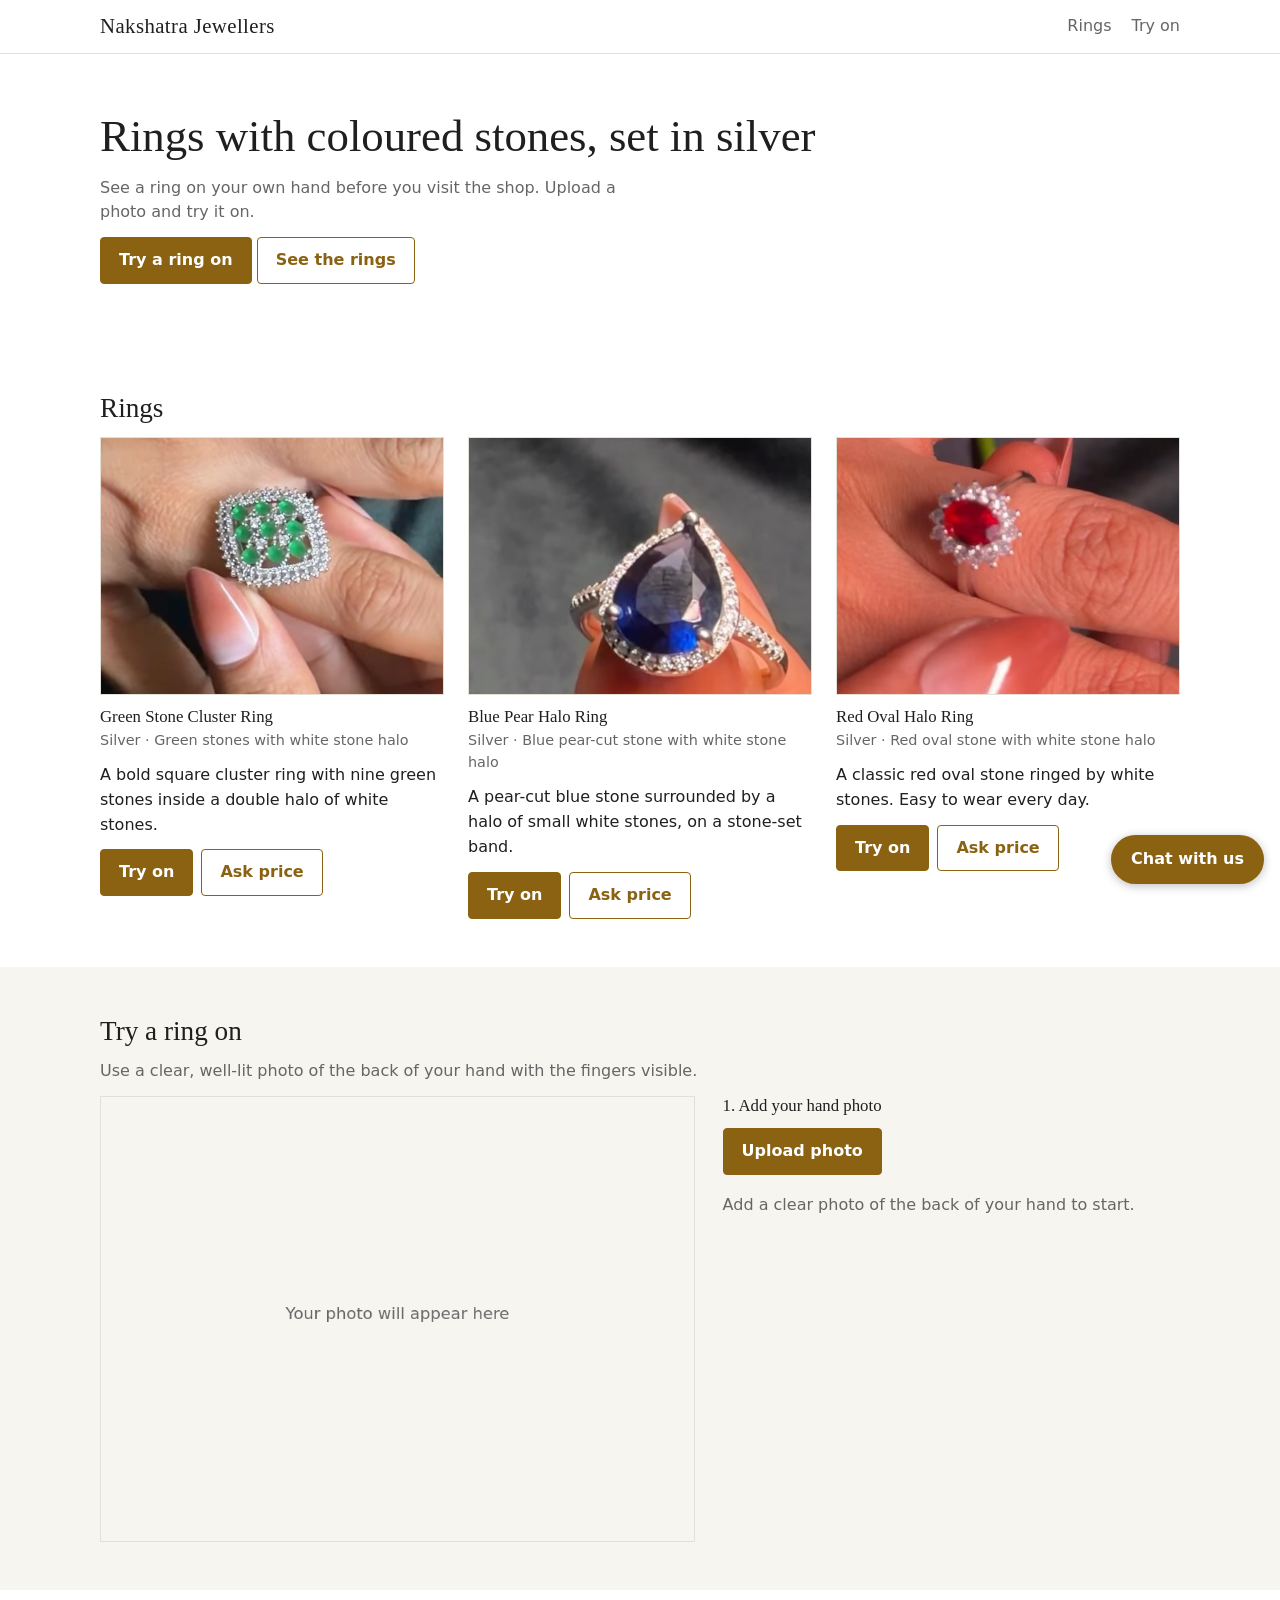
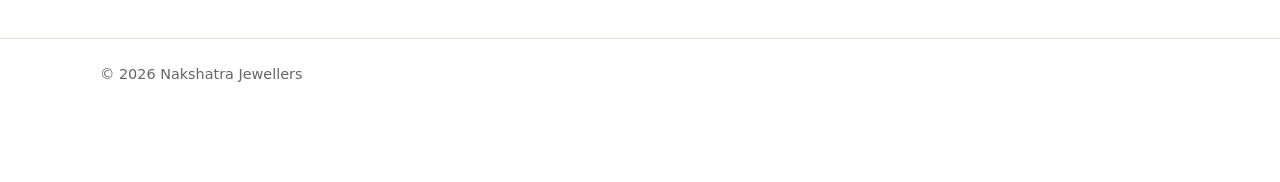
<file: simple-site/index.html>
<!doctype html>
<html lang="en">
<head>
<meta charset="utf-8">
<meta name="viewport" content="width=device-width, initial-scale=1">
<title>Nakshatra Jewellers</title>
<meta name="description" content="Nakshatra Jewellers. Silver rings with coloured stones, and a virtual try-on to see them on your hand.">
<link rel="stylesheet" href="style.css">
</head>
<body>

<header class="site">
  <div class="inner bar">
    <a class="brand" href="#top">Nakshatra Jewellers</a>
    <nav aria-label="Sections">
      <a href="#rings">Rings</a>
      <a href="#tryon">Try on</a>
    </nav>
  </div>
</header>

<main id="top">
  <section class="hero">
    <div class="inner">
      <h1>Rings with coloured stones, set in silver</h1>
      <p>See a ring on your own hand before you visit the shop. Upload a photo and try it on.</p>
      <p><a class="btn" href="#tryon">Try a ring on</a> <a class="btn line" href="#rings">See the rings</a></p>
    </div>
  </section>

  <section id="rings" class="block">
    <div class="inner">
      <h2>Rings</h2>
      <div class="grid" id="grid"></div>
    </div>
  </section>

  <section id="tryon" class="block alt">
    <div class="inner">
      <h2>Try a ring on</h2>
      <p class="lead">Use a clear, well-lit photo of the back of your hand with the fingers visible.</p>
      <div class="studio">
        <div class="stage">
          <canvas id="cv" width="800" height="600" aria-label="Try-on preview"></canvas>
          <div class="busy" id="busy" hidden><div><span class="spin" aria-hidden="true"></span><p id="busyTxt"></p></div></div>
        </div>
        <div class="controls">
          <div class="step">
            <h3>1. Add your hand photo</h3>
            <input type="file" id="file" class="file" accept="image/*">
            <label class="btn" for="file" id="upload">Upload photo</label>
          </div>
          <div class="step" id="stepRing" hidden>
            <h3>2. Choose a ring</h3>
            <div class="picks" id="picks"></div>
          </div>
          <div class="step" id="stepGo" hidden>
            <h3>3. See it on your finger</h3>
            <button class="btn" id="generate" type="button">Generate try-on</button>
            <button class="btn line" id="save" type="button" disabled>Save image</button>
          </div>
          <p class="status" id="status" role="status" aria-live="polite">Add a clear photo of the back of your hand to start.</p>
        </div>
      </div>
    </div>
  </section>
</main>

<footer class="site">
  <div class="inner">© 2026 Nakshatra Jewellers</div>
</footer>

<button class="chatbtn" id="chatBtn" type="button" aria-expanded="false" aria-controls="chat">Chat with us</button>
<aside class="chat" id="chat" hidden aria-label="Chat">
  <div class="chathead"><strong>Chat with Nakshatra</strong><button type="button" id="chatClose" aria-label="Close chat">×</button></div>
  <div class="msgs" id="msgs" aria-live="polite"></div>
  <div class="faq" id="faq"></div>
  <form class="chatform" id="chatForm" hidden>
    <input type="text" id="chatIn" placeholder="Type your question" aria-label="Your question" autocomplete="off">
    <button class="btn" type="submit" id="chatSend">Send</button>
  </form>
</aside>

<script src="config.js"></script>
<script src="products.js"></script>
<script src="app.js"></script>
</body>
</html>
</file>
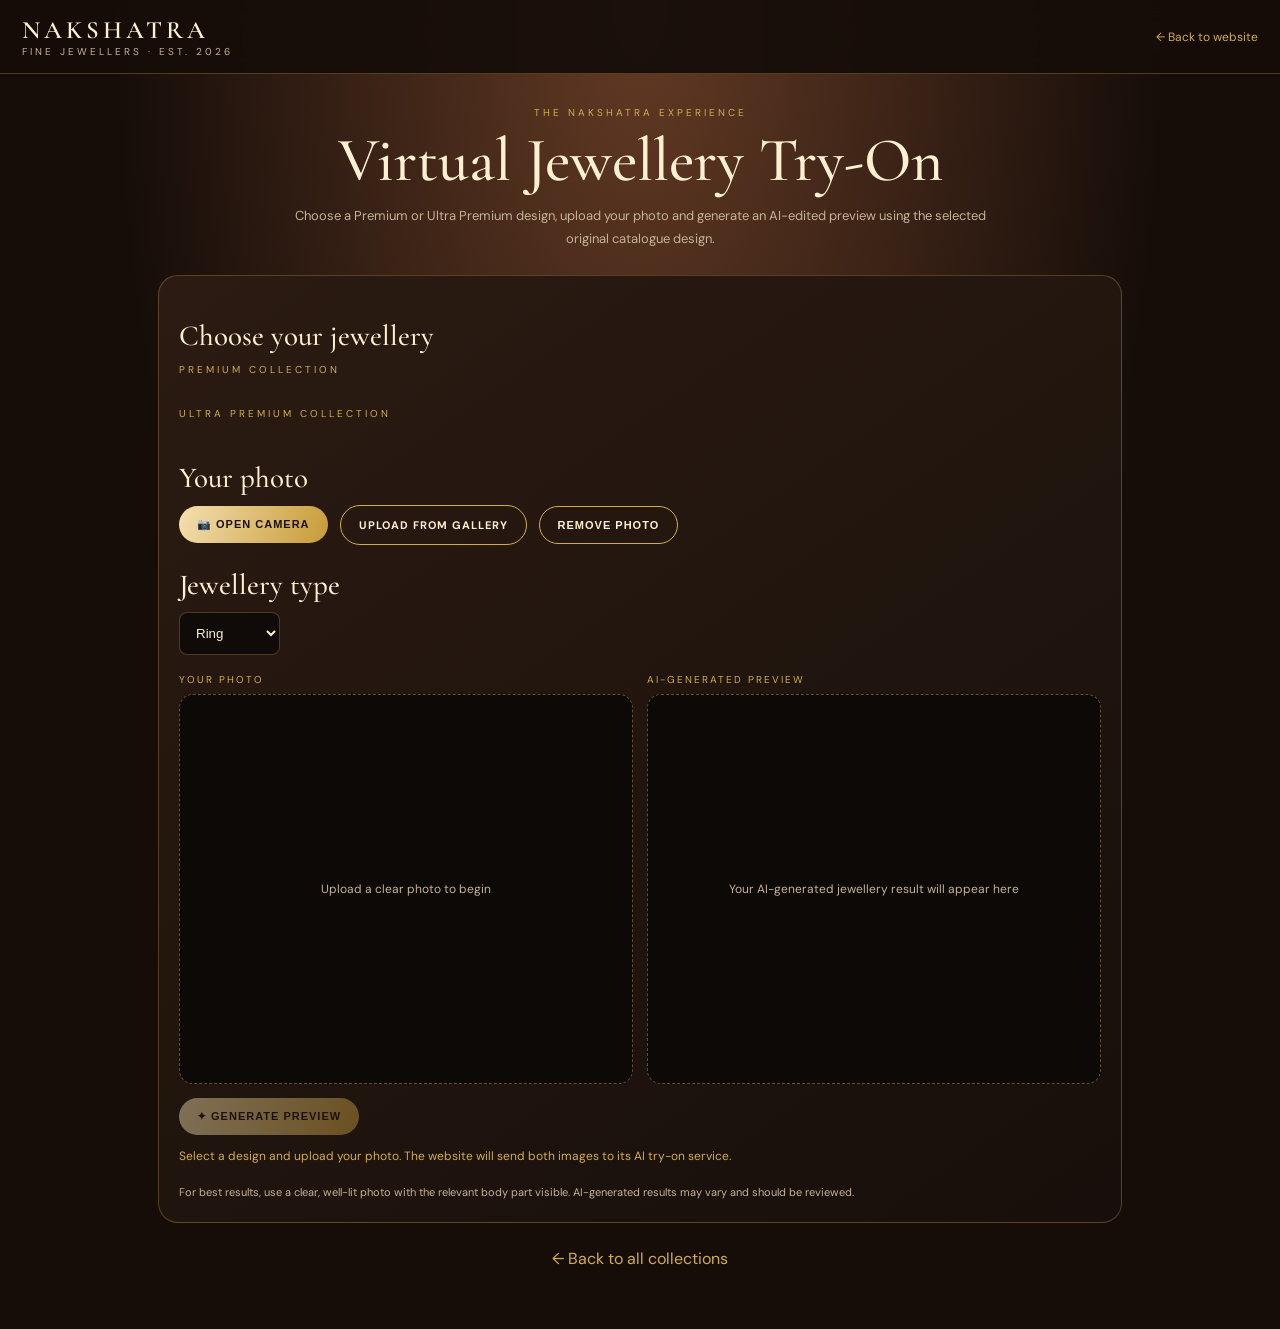
<file: try-on.html>
<!doctype html>
<html lang="en">
<head>
<meta charset="utf-8"><meta name="viewport" content="width=device-width,initial-scale=1">
<meta name="theme-color" content="#160d09"><title>Virtual Jewellery Preview | Nakshatra Jewellers</title>
<link rel="preconnect" href="https://fonts.googleapis.com"><link href="https://fonts.googleapis.com/css2?family=Cormorant+Garamond:wght@400;500;600&family=DM+Sans:wght@400;500;600&display=swap" rel="stylesheet">
<style>
:root{--bg:#160d09;--panel:#21150f;--gold:#d2ad4d;--cream:#fff0d2;--muted:#c4b396;--line:#c99e4c55}*{box-sizing:border-box}body{margin:0;background:radial-gradient(ellipse at 50% 0,#633a24,#160d09 58%);color:var(--cream);font-family:'DM Sans',sans-serif}.top{padding:15px 22px;border-bottom:1px solid var(--line);display:flex;justify-content:space-between;align-items:center;position:sticky;top:0;background:#160d09ed;backdrop-filter:blur(12px);z-index:10}.brand{font:600 25px 'Cormorant Garamond',serif;letter-spacing:4px;color:var(--cream);text-decoration:none}.brand small{display:block;font:10px 'DM Sans';letter-spacing:3px;color:var(--muted)}a{color:var(--gold)}.wrap{max-width:1000px;margin:auto;padding:32px 18px 60px}.center{text-align:center}.eyebrow{color:var(--gold);letter-spacing:3px;font-size:10px;text-transform:uppercase}.h{font:500 clamp(39px,6vw,62px)/.98 'Cormorant Garamond',serif;margin:12px 0}.sub{color:var(--muted);line-height:1.8;font-size:13px;max-width:700px;margin:0 auto 24px}.panel{background:linear-gradient(145deg,#2b1b12,#170f0b);border:1px solid var(--line);border-radius:20px;padding:20px}.sectiontitle{font:500 29px 'Cormorant Garamond',serif;margin:22px 0 10px}.rail{display:flex;gap:12px;overflow-x:auto;scroll-snap-type:x mandatory;padding:5px 2px 13px;scrollbar-width:thin;scrollbar-color:var(--gold) #21140e}.item{flex:0 0 158px;scroll-snap-align:start;background:#120c09;border:1px solid var(--line);border-radius:12px;overflow:hidden;cursor:pointer}.item.active{border:2px solid var(--gold);box-shadow:0 0 0 2px #d2ad4d22}.item img{width:100%;height:135px;object-fit:contain;display:block;background:#090706}.item div{padding:9px}.item small{font-size:9px;letter-spacing:1.5px;color:var(--gold)}.item b{display:block;font:18px 'Cormorant Garamond',serif;margin-top:4px}.item button,.btn{background:linear-gradient(110deg,#f4dfb0,#c79b36);border:0;border-radius:24px;padding:12px 18px;color:#1b1008;font-weight:700;font-size:11px;letter-spacing:1px;text-transform:uppercase;cursor:pointer}.item button{width:100%;margin-top:8px;padding:8px;font-size:10px}.btn:disabled{opacity:.45;cursor:not-allowed}.btn.secondary{background:transparent;border:1px solid var(--gold);color:var(--cream)}.upload{display:flex;gap:12px;align-items:center;flex-wrap:wrap}.upload input[type=file]{max-width:100%;color:var(--muted);font-size:12px}.select{background:#100a08;color:var(--cream);border:1px solid var(--line);padding:12px;border-radius:8px}.preview{display:grid;grid-template-columns:1fr 1fr;gap:14px;margin-top:18px}.previewbox{min-width:0}.stagelabel{font-size:10px;color:var(--gold);letter-spacing:2px;margin:0 0 8px}.imagebox{height:390px;display:flex;align-items:center;justify-content:center;overflow:hidden;background:#0d0907;border:1px dashed #b58b4b88;border-radius:14px;color:var(--muted);font-size:12px;text-align:center;padding:10px}.imagebox img{width:100%;height:100%;object-fit:contain}.status{min-height:26px;color:var(--gold);font-size:12px;line-height:1.6;margin-top:12px}.hint{color:var(--muted);font-size:11px;line-height:1.8;margin-top:10px}.actions{display:flex;gap:10px;flex-wrap:wrap;margin-top:14px}.back{text-align:center;margin-top:25px}.back a{color:var(--gold);text-decoration:none}
@media(max-width:650px){.wrap{padding:25px 12px 45px}.panel{padding:13px}.preview{grid-template-columns:1fr}.imagebox{height:340px}.item{flex-basis:140px}.item img{height:120px}.top{padding:12px 14px}.brand{font-size:22px}}
</style>
</head>
<body>
<header class="top"><a class="brand" href="index.html">NAKSHATRA<small>FINE JEWELLERS · EST. 2026</small></a><a href="index.html" style="text-decoration:none;font-size:12px">← Back to website</a></header>
<main class="wrap">
<div class="center"><div class="eyebrow">THE NAKSHATRA EXPERIENCE</div><h1 class="h">Virtual Jewellery Try-On</h1><p class="sub">Choose a Premium or Ultra Premium design, upload your photo and generate an AI-edited preview using the selected original catalogue design.</p></div>
<section class="panel">
<div class="sectiontitle">Choose your jewellery</div><div class="eyebrow">Premium collection</div><div class="rail" id="premiumRail"></div><div class="eyebrow" style="margin-top:13px">Ultra Premium collection</div><div class="rail" id="ultraRail"></div>
<div class="sectiontitle">Your photo</div><div class="upload"><button class="btn" id="openCamera" type="button">📷 Open camera</button><label class="btn secondary" for="photo">Upload from gallery</label><input id="photo" type="file" accept="image/*" hidden><button class="btn secondary" id="clearPhoto" type="button">Remove photo</button></div><div id="cameraPanel" style="display:none;margin-top:14px"><video id="cameraVideo" autoplay playsinline style="width:100%;max-height:440px;object-fit:contain;background:#080605;border-radius:14px"></video><div class="actions"><button class="btn" id="capturePhoto" type="button">Capture photo</button><button class="btn secondary" id="closeCamera" type="button">Close camera</button></div></div>
<div class="sectiontitle">Jewellery type</div><select class="select" id="category"><option value="ring">Ring</option><option value="necklace">Necklace</option><option value="earrings">Earrings</option><option value="bracelet">Bracelet</option></select>
<div class="preview"><div class="previewbox"><div class="stagelabel">YOUR PHOTO</div><div class="imagebox" id="photoPreview">Upload a clear photo to begin</div></div><div class="previewbox"><div class="stagelabel">AI-GENERATED PREVIEW</div><div class="imagebox" id="resultPreview">Your AI-generated jewellery result will appear here</div></div></div>
<div class="actions"><button class="btn" id="generate" disabled>✦ Generate preview</button><a class="btn" id="download" download="nakshatra-ai-try-on.png" style="display:none;text-decoration:none">↓ Save result</a></div>
<div class="status" id="status" aria-live="polite">Select a design and upload your photo. The website will send both images to its AI try-on service.</div>
<div class="hint">For best results, use a clear, well-lit photo with the relevant body part visible. AI-generated results may vary and should be reviewed.</div>
</section><div class="back"><a href="index.html#catalogue">← Back to all collections</a></div>
</main>
<script>
const items=[];for(let i=1;i<=20;i++)items.push({id:'p'+i,name:'Premium Design '+String(i).padStart(2,'0'),tier:'PREMIUM',src:'assets/premium-'+String(i).padStart(2,'0')+'.jpg'});for(let i=1;i<=4;i++)items.push({id:'u'+i,name:'Ultra Premium '+String(i).padStart(2,'0'),tier:'ULTRA PREMIUM',src:'assets/ultra-'+String(i).padStart(2,'0')+'.jpg'});
const $=id=>document.getElementById(id);let selected=null,photoFile=null,photoImage=null,cameraStream=null,vision=null;
function buildRail(id,tier){items.filter(x=>x.tier===tier).forEach(p=>{const card=document.createElement('article');card.className='item';card.dataset.id=p.id;const im=document.createElement('img');im.src=p.src;im.alt=p.name;im.loading='lazy';im.onerror=()=>card.remove();const body=document.createElement('div'),sm=document.createElement('small'),name=document.createElement('b'),btn=document.createElement('button');sm.textContent=p.tier;name.textContent=p.name;btn.textContent='SELECT DESIGN';btn.type='button';btn.onclick=()=>choose(p.id);body.append(sm,name,btn);card.append(im,body);card.onclick=e=>{if(e.target!==btn)choose(p.id)};$(id).append(card)})}
function choose(id){selected=items.find(x=>x.id===id);document.querySelectorAll('.item').forEach(x=>x.classList.toggle('active',x.dataset.id===id));$('status').textContent=selected.name+' selected.';ready()}
function ready(){$('generate').disabled=!(selected&&photoImage)}
buildRail('premiumRail','PREMIUM');buildRail('ultraRail','ULTRA PREMIUM');
function showPhoto(file){photoFile=file;const url=URL.createObjectURL(file);const im=new Image();im.onload=()=>{photoImage=im;$('photoPreview').innerHTML='';const p=new Image();p.src=url;p.alt='Your photo';$('photoPreview').append(p);$('status').textContent='Photo ready. Select a design and generate your preview.';ready()};im.src=url}
$('photo').addEventListener('change',e=>{const f=e.target.files?.[0];if(f&&f.type.startsWith('image/'))showPhoto(f)});
async function stopCamera(){cameraStream?.getTracks().forEach(t=>t.stop());cameraStream=null;$('cameraVideo').srcObject=null;$('cameraPanel').style.display='none'}
$('openCamera').onclick=async()=>{try{cameraStream=await navigator.mediaDevices.getUserMedia({video:{facingMode:'user'},audio:false});$('cameraVideo').srcObject=cameraStream;$('cameraPanel').style.display='block'}catch(e){$('status').textContent='Camera unavailable. Please upload a photo.'}};
$('capturePhoto').onclick=()=>{const v=$('cameraVideo');if(!v.videoWidth)return;const c=document.createElement('canvas');c.width=v.videoWidth;c.height=v.videoHeight;c.getContext('2d').drawImage(v,0,0);c.toBlob(b=>{if(b)showPhoto(new File([b],'customer.jpg',{type:'image/jpeg'}));stopCamera()},'image/jpeg',.94)};
$('closeCamera').onclick=stopCamera;
$('clearPhoto').onclick=()=>{photoImage=null;photoFile=null;$('photo').value='';$('photoPreview').textContent='Upload a clear photo to begin';ready()};
async function generateRealTryOn(){
 if(!selected||!photoFile)return;
 const btn=$('generate');btn.disabled=true;btn.textContent='GENERATING AI TRY-ON…';
 $('status').textContent='Connecting to Nakshatra AI…';
 try{
  const {Client}=await import('https://cdn.jsdelivr.net/npm/@gradio/client/dist/index.min.js');
  const spaceId=String(window.NAKSHATRA_HF_SPACE||'dhaval1749r/nakshatra-ai-tryon').trim();
  $('status').textContent='Connecting to the shared AI GPU queue…';
  const client=await Client.connect(spaceId);

  const productResponse=await fetch(selected.src);
  if(!productResponse.ok)throw new Error('Could not load the selected jewellery design.');
  const productBlob=await productResponse.blob();
  $('status').textContent='Your photo is in the GPU queue. Please keep this page open…';
  const result=await client.predict('/try_on',[photoFile,productBlob,$('category').value]);
  const output=result?.data?.[0];
  const imageUrl=typeof output==='string'?output:(output?.url||output?.path);
  if(!imageUrl)throw new Error('AI service returned no image. Please try again later.');
  $('resultPreview').innerHTML='';
  const image=new Image();image.src=imageUrl;image.alt='AI-generated Nakshatra jewellery try-on';$('resultPreview').append(image);
  $('download').href=imageUrl;$('download').style.display='inline-flex';
  $('status').textContent='Preview generated. Please check the customer's identity and exact jewellery details before sharing.';
 }catch(e){$('status').textContent=e.message||'The shared AI service is unavailable or still starting. Please try again later.'}
 finally{btn.disabled=!(selected&&photoFile);btn.textContent='✦ Generate AI try-on'}
}

$('generate').onclick=generateRealTryOn;
</script>
</body></html>
</file>
<file: docs/style.css>
:root{
  --ink:#1d130c; --dark:#120d09; --dark2:#241a12; --cream:#f3e2d0; --cream2:#ead0b6; --muted:#7b6552; --lmuted:#cdb89f;
  --gold:#c9a232; --gold2:#e6c968; --goldd:#8f6a12; --line:#4a3a22; --lline:#e0c4a6; --danger:#e0584f;
  --serif:"Cinzel",Georgia,"Times New Roman",serif; --sans:"Outfit",system-ui,-apple-system,"Segoe UI",Roboto,Arial,sans-serif;
}
*{box-sizing:border-box}
html{scroll-behavior:smooth;scroll-padding-top:72px}
body{margin:0;background:var(--dark);color:var(--cream);font:16px/1.6 var(--sans)}
body.lock{overflow:hidden}
h1,h2,h3{font-family:var(--serif);font-weight:600;margin:0 0 12px;line-height:1.15;text-transform:uppercase;letter-spacing:.02em}
h1{font-size:clamp(2.2rem,8vw,4rem);background:linear-gradient(180deg,#f6e7bd,#c9a232);-webkit-background-clip:text;background-clip:text;color:transparent}
h2{font-size:clamp(1.6rem,5vw,2.4rem)}
h3{font-size:1.1rem}
p{margin:0 0 14px}
a{color:inherit}
[hidden]{display:none!important}
:focus-visible{outline:2px solid var(--gold2);outline-offset:2px}

/* header */
header.site{position:sticky;top:0;z-index:40;background:rgba(14,10,7,.96);border-bottom:1px solid #2c2012}
.bar{display:flex;justify-content:space-between;align-items:center;padding:12px 16px;max-width:1100px;margin:0 auto}
.brand{display:flex;align-items:center;gap:12px;text-decoration:none}
.mono{display:grid;place-items:center;width:44px;height:44px;border:1.5px solid var(--gold);border-radius:50%;font:600 1.05rem var(--serif);color:var(--gold2)}
.bname{display:flex;flex-direction:column;line-height:1.1}
.bname b{font:700 1.35rem var(--serif);letter-spacing:.2em;color:var(--gold2)}
.bname small{font-size:.62rem;letter-spacing:.35em;color:var(--lmuted)}
.menubtn{width:46px;height:46px;border-radius:50%;border:1px solid var(--line);background:none;display:grid;place-content:center;gap:5px;cursor:pointer}
.menubtn span{display:block;width:18px;height:2px;background:var(--gold2)}
.menu{display:flex;flex-direction:column;max-width:1100px;margin:0 auto;padding:6px 16px 14px}
.menu a{padding:13px 4px;text-decoration:none;color:var(--cream);border-top:1px solid #2c2012;font-size:1.05rem}
.menu a:hover{color:var(--gold2)}

/* buttons */
.btn{display:inline-block;border:1px solid transparent;padding:13px 22px;border-radius:999px;font:600 1rem var(--sans);cursor:pointer;text-decoration:none;text-align:center;color:var(--ink)}
.btn.gold{background:linear-gradient(90deg,#efe0b0,#d4af37 55%,#a97f15);color:#1c1306}
.btn.gold2{background:linear-gradient(90deg,#d9b34a,#b78a1a);color:#1c1306}
.btn.ghost{background:transparent;border-color:var(--gold);color:var(--gold2)}
.btn.dark{background:var(--ink);color:var(--cream)}
.btn.wa{background:#25d366;color:#06240f}
.btn:disabled{opacity:.45;cursor:not-allowed}

/* hero */
.hero{padding:52px 18px 40px;max-width:1100px;margin:0 auto;background:radial-gradient(120% 70% at 85% 30%,rgba(190,130,80,.35),transparent 60%)}
.eyebrow{display:inline-block;margin:0 0 18px;padding:7px 16px;border:1px solid var(--line);border-radius:999px;font:600 .8rem var(--sans);letter-spacing:.25em;text-transform:uppercase;color:var(--gold2)}
.eyebrow.dark{border:0;padding:0;color:var(--goldd);display:block;text-align:center;letter-spacing:.3em}
.sub{font-size:1.1rem;color:var(--cream2);max-width:46ch;margin:18px 0 26px;font-weight:300}
.ctas{display:flex;flex-direction:column;gap:12px;align-items:flex-start}
.stats{display:flex;margin-top:34px;border:1px solid var(--line);border-radius:18px;background:rgba(0,0,0,.28)}
.stats div{flex:1;padding:16px 14px;display:flex;flex-direction:column;border-left:1px solid var(--line)}
.stats div:first-child{border-left:0}
.stats b{font:600 1.5rem var(--serif);color:var(--gold2)}
.stats span{font-size:.9rem;color:var(--lmuted)}

/* light bands */
.band{padding:54px 18px;max-width:100%}
.band.light{background:linear-gradient(180deg,#f0d9c3,#e6c7a8);color:var(--ink)}
.band>*{max-width:1000px;margin-left:auto;margin-right:auto}
.band h2{text-align:center}
.lead{text-align:center;color:var(--muted)}
.feature{background:var(--dark2);color:var(--cream);border:1px solid var(--line);border-radius:30px;padding:22px 22px 28px}
.feature.soft{background:linear-gradient(180deg,#f9efe4,#f3dfcb);color:var(--ink);border-color:var(--lline)}
.feature h3{font-size:1.9rem;color:var(--gold2)}
.feature.soft h3{color:var(--ink)}
.tag{display:inline-block;padding:7px 14px;border:1px solid var(--line);border-radius:999px;font-size:.85rem;letter-spacing:.14em;text-transform:uppercase;color:var(--gold2)}
.tag.dark{border-color:var(--lline);color:var(--goldd)}
.showcase{display:grid;grid-template-columns:repeat(3,1fr);gap:10px;margin-bottom:20px}
.showcase div{aspect-ratio:3/4;border-radius:22px;border:1px solid var(--line);background:#0f0a06 center/cover}
.chips{list-style:none;margin:6px 0 22px;padding:0;display:flex;flex-wrap:wrap;gap:10px}
.chips li{padding:9px 15px;border:1px solid var(--line);border-radius:999px;font-size:.95rem;color:var(--cream2)}
.bubble{max-width:86%;padding:12px 16px;border-radius:18px;margin:12px 0}
.bubble.me{background:var(--ink);color:var(--cream);margin-left:auto}
.bubble.bot{background:#fff;border:1px solid var(--lline)}

/* collection */
.filters{display:flex;gap:8px;flex-wrap:wrap;justify-content:center;margin:18px auto}
.filters button{border:1px solid var(--lline);background:#f6e8d9;color:var(--ink);padding:9px 20px;border-radius:999px;font:500 1rem var(--sans);cursor:pointer}
.filters button[aria-pressed="true"]{background:linear-gradient(90deg,#d9b34a,#b78a1a);border-color:transparent;font-weight:600}
.grid{display:grid;grid-template-columns:repeat(2,minmax(0,1fr));gap:12px;max-width:1000px}
.card{background:#fbeee0;border:1px solid var(--lline);border-radius:24px;overflow:hidden;min-width:0}
.card .ph{position:relative;background:var(--dark)}
.card img{display:block;width:100%;aspect-ratio:4/5;object-fit:contain;background:radial-gradient(90% 70% at 50% 40%,#2a1e14,#0b0806)}
.phb{display:block;width:100%;padding:0;border:0;background:none;cursor:pointer}
.card .badge{position:absolute;left:12px;top:12px;padding:6px 14px;border-radius:999px;background:rgba(0,0,0,.55);border:1px solid var(--line);font:600 .78rem var(--sans);letter-spacing:.14em;text-transform:uppercase;color:var(--cream)}
.card .tryb{position:absolute;right:12px;bottom:12px;padding:9px 16px;border:0;border-radius:999px;background:linear-gradient(90deg,#efe0b0,#d4af37);color:#1c1306;font:600 .95rem var(--sans);cursor:pointer}
.card .body{padding:16px 18px 20px}
.card h3{font-size:1.15rem;margin:2px 0 6px}
.card .meta{font-size:.9rem;color:var(--muted);margin-bottom:8px}
.card p{font-size:.95rem;color:#4b3a2c}
.card .row{display:flex;gap:8px;margin-top:6px}
.card .ask,.card .ord{border:1px solid var(--goldd);background:none;color:var(--goldd);padding:8px 18px;border-radius:999px;font:600 .9rem var(--sans);cursor:pointer;text-decoration:none}
.card .ord{background:#25d366;border-color:#25d366;color:#06240f}

/* why */
.why{display:grid;gap:16px;grid-template-columns:repeat(auto-fit,minmax(240px,1fr))}
.why article{background:#f8ebdd;border:1px solid var(--lline);border-radius:24px;padding:24px}
.ico{display:grid;place-items:center;width:56px;height:56px;border-radius:50%;background:linear-gradient(135deg,#e6c968,#b78a1a);font-size:1.3rem;margin-bottom:14px;color:#1c1306}
.why p{color:#4b3a2c;margin:0}

/* visit */
.visit{padding:56px 18px;max-width:1000px;margin:0 auto}
.visit h2{color:var(--gold2)}
.lead2{color:var(--cream2);font-weight:300}
.info{list-style:none;padding:0;margin:20px 0;display:grid;gap:14px}
.info li{display:flex;gap:14px;color:var(--cream2)}
.actions{display:flex;flex-direction:column;gap:12px;align-items:flex-start}

footer.site{border-top:1px solid #2c2012;padding:36px 18px 110px;max-width:1000px;margin:0 auto;color:var(--lmuted)}
footer .copy{font-size:.85rem;margin-top:18px}
footer .brand{margin-bottom:14px}

/* studio overlay */
.studio-wrap{position:fixed;inset:0;z-index:60;background:var(--dark);overflow-y:auto;-webkit-overflow-scrolling:touch}
.studio-head{position:sticky;top:0;z-index:2;display:flex;justify-content:space-between;align-items:center;gap:12px;padding:14px 16px;background:#0e0a07;border-bottom:1px solid #2c2012}
.studio-head h2{font-size:1.15rem;margin:0;color:var(--gold2)}
.studio-head p{margin:0;font-size:.85rem;color:var(--lmuted)}
.x{width:44px;height:44px;border-radius:50%;border:1px solid var(--line);background:none;color:var(--cream);font-size:1.6rem;line-height:1;cursor:pointer}
.studio-body{max-width:1000px;margin:0 auto;padding:16px 16px 40px}
.how{border:1px solid var(--line);border-radius:18px;padding:12px 16px;margin-bottom:18px;background:#19110a}
.how summary{cursor:pointer;color:var(--gold2);letter-spacing:.12em;text-transform:uppercase;font-size:.85rem;font-weight:600}
.how ol{margin:12px 0 4px;padding-left:20px;color:var(--cream2)}
.studio{display:grid;grid-template-columns:minmax(0,1.2fr) minmax(0,1fr);gap:24px;align-items:start}
.stage{position:relative}
.stage canvas{display:block;width:auto;max-width:100%;max-height:78vh;height:auto;margin:0 auto;background:#151009;border:1px solid var(--line);border-radius:18px;touch-action:pan-y}
.step{margin-bottom:22px}
.step h3{font-size:.85rem;letter-spacing:.25em;color:var(--gold2)}
.step .btn+.btn{margin-left:8px}
.picks{display:grid;grid-template-columns:repeat(3,1fr);gap:8px}
.pick{border:2px solid var(--line);border-radius:16px;background:#19110a;color:var(--cream);padding:8px;cursor:pointer;font:inherit;font-size:.78rem;line-height:1.3;text-align:center}
.pick img{display:block;width:100%;aspect-ratio:1;object-fit:contain;background:#0f0a06;border-radius:10px;margin-bottom:6px}
.pick[aria-pressed="true"]{border-color:var(--gold2);background:#2a1d0e}
.status{min-height:3em;color:var(--lmuted)}
.status.err{color:var(--danger)}
.file{position:absolute;width:1px;height:1px;opacity:0;overflow:hidden}
.file:focus-visible + label{outline:2px solid var(--gold2);outline-offset:2px}
.busy{position:absolute;inset:0;display:grid;place-items:center;text-align:center;padding:24px;background:rgba(14,10,7,.85);color:var(--cream);font-weight:600;border-radius:18px}
.busy p{margin:12px 0 0;max-width:30ch}
.spin{display:inline-block;width:34px;height:34px;border:3px solid var(--line);border-top-color:var(--gold2);border-radius:50%;animation:spin 1s linear infinite}
@keyframes spin{to{transform:rotate(360deg)}}
@media (prefers-reduced-motion:reduce){.spin{animation:none}html{scroll-behavior:auto}}

/* chat */
.chatbtn{position:fixed;right:max(14px,env(safe-area-inset-right,0px));bottom:calc(14px + env(safe-area-inset-bottom,0px));z-index:50;display:flex;align-items:center;gap:10px;background:linear-gradient(90deg,#d9b34a,#b78a1a);color:#1c1306;border:0;border-radius:999px;padding:12px 22px 12px 14px;font:600 1rem var(--sans);cursor:pointer;box-shadow:0 4px 16px rgba(0,0,0,.4)}
.chatbtn .dot{width:20px;height:20px;border-radius:50%;background:#12d98a;border:3px solid #1c1306}
.chat{position:fixed;right:max(14px,env(safe-area-inset-right,0px));bottom:calc(14px + env(safe-area-inset-bottom,0px));z-index:70;width:min(380px,calc(100vw - 28px));height:min(540px,calc(100dvh - 28px));background:#fbeee0;color:var(--ink);border:1px solid var(--lline);border-radius:22px;box-shadow:0 10px 36px rgba(0,0,0,.5);display:flex;flex-direction:column;overflow:hidden}
.chathead{display:flex;justify-content:space-between;align-items:center;padding:14px 16px;background:var(--dark);color:var(--gold2);font-family:var(--serif);letter-spacing:.06em}
.chathead button{background:none;border:0;color:var(--cream);font-size:1.5rem;line-height:1;cursor:pointer}
.msgs{flex:1;min-height:0;overflow-y:auto;padding:12px;display:flex;flex-direction:column;gap:8px}
.m{max-width:88%;padding:9px 13px;border-radius:16px;white-space:pre-wrap;overflow-wrap:anywhere;font-size:.95rem}
.m.bot{background:#fff;border:1px solid var(--lline);align-self:flex-start}
.m.me{background:var(--ink);color:var(--cream);align-self:flex-end}
.faq{display:flex;flex-wrap:wrap;gap:6px;padding:0 12px 10px}
.faq button{border:1px solid var(--lline);background:#f6e8d9;border-radius:999px;padding:7px 13px;font:inherit;font-size:.85rem;cursor:pointer;color:var(--ink)}
.chatform{display:flex;gap:8px;padding:10px;border-top:1px solid var(--lline)}
.chatform input{flex:1;min-width:0;padding:10px 14px;border:1px solid var(--lline);border-radius:999px;font:inherit;background:#fff}

@media (min-width:760px){
  .ctas{flex-direction:row;flex-wrap:wrap}
  .actions{flex-direction:row;flex-wrap:wrap}
  .hero{padding-top:84px}
  .menu{flex-direction:row;gap:24px;border-top:0}
  .menu a{border:0}
}
@media (max-width:820px){
  .studio{grid-template-columns:minmax(0,1fr)}
}

/* ---- premium upgrade ---- */
.ultra{padding:64px 18px 56px;background:radial-gradient(120% 60% at 50% 0%,#3a2a12 0%,#17100a 55%,#0d0906 100%);border-top:1px solid #3a2a12;border-bottom:1px solid #3a2a12}
.ultra>*{max-width:1000px;margin-left:auto;margin-right:auto}
.ultra h2{text-align:center;font-size:clamp(1.8rem,6vw,3rem);background:linear-gradient(180deg,#f6e7bd,#c9a232);-webkit-background-clip:text;background-clip:text;color:transparent}
.ultra .eyebrow{display:block;width:max-content;max-width:100%;margin:0 auto 16px}
.ultra .lead2{text-align:center;max-width:52ch}
.sets{display:grid;gap:28px;margin-top:30px}
.set{display:grid;gap:0;border:1px solid #6d5217;border-radius:30px;overflow:hidden;background:linear-gradient(180deg,#1d140b,#110b07);box-shadow:0 18px 50px rgba(0,0,0,.55),inset 0 0 0 1px rgba(230,201,104,.12)}
.setimg{display:block;padding:0;border:0;background:#0b0806;cursor:pointer}
.setimg img{display:block;width:100%;aspect-ratio:4/5;object-fit:cover;object-position:center 30%}
.setbody{padding:22px 22px 26px}
.setbody h3{font-size:1.5rem;color:var(--gold2)}
.setbody p{color:var(--cream2)}
.band.dark{background:linear-gradient(180deg,#120d09,#1b130c);color:var(--cream)}
.band.dark h2{color:var(--gold2)}
.band.dark .eyebrow{display:block;width:max-content;max-width:100%;margin:0 auto 16px}
.lead2.c{text-align:center}
.band.dark .card{background:#1d150e;border-color:#4a3a22}
.band.dark .card h3{color:var(--cream)}
.band.dark .card .meta{color:var(--lmuted)}
.filters.dk button{background:#1d150e;color:var(--cream2);border-color:#4a3a22}
.filters.dk button[aria-pressed="true"]{color:#1c1306}
.more{text-align:center;margin-top:24px}
.card .badge,.tag{white-space:nowrap}
.band.light .eyebrow.dark{margin:0 auto 14px}

.pmodal{position:fixed;inset:0;z-index:65;background:rgba(8,5,3,.88);display:grid;place-items:center;padding:14px;overflow-y:auto}
.pm-card{position:relative;width:min(900px,100%);max-height:calc(100dvh - 28px);overflow-y:auto;background:linear-gradient(180deg,#1d140b,#110b07);border:1px solid #6d5217;border-radius:28px;display:grid;grid-template-columns:minmax(0,1fr);color:var(--cream)}
.pm-img{background:#0b0806}
.pm-img img{display:block;width:100%;max-height:62dvh;object-fit:contain;margin:0 auto}
.pm-info{padding:20px 22px 26px}
.pm-info h3{font-size:1.6rem;color:var(--gold2)}
.pm-info .meta{color:var(--lmuted)}
.pm-note{font-size:.88rem;color:var(--lmuted)}
.pm-x{position:absolute;right:12px;top:12px;z-index:2;background:rgba(0,0,0,.55)}
@media (min-width:760px){
  .pm-card{grid-template-columns:minmax(0,1.1fr) minmax(0,1fr)}
  .pm-img img{max-height:calc(100dvh - 30px)}
  .sets{grid-template-columns:repeat(2,minmax(0,1fr))}
}
.sug{display:flex;gap:8px;overflow-x:auto;padding:2px 0 6px;align-self:stretch}
.sug button{flex:0 0 96px;border:1px solid var(--lline);background:#fff;border-radius:14px;padding:6px;font:inherit;font-size:.74rem;cursor:pointer;color:var(--ink);text-align:center}
.sug img{display:block;width:100%;aspect-ratio:1;object-fit:cover;border-radius:10px;margin-bottom:4px;background:#0b0806}

.filters.dk button[aria-pressed="true"]{background:linear-gradient(90deg,#d9b34a,#b78a1a);border-color:transparent;color:#1c1306;font-weight:600}
.card .body{padding:12px 12px 14px}
.card h3{font-size:.95rem;letter-spacing:.01em}
.card .meta{font-size:.78rem}
.card .row{flex-wrap:wrap}
.card .ask,.card .ord{padding:7px 14px;font-size:.85rem}
.card .tryb{padding:7px 12px;font-size:.82rem}
.card .badge{display:none}
@media (min-width:640px){.grid{grid-template-columns:repeat(3,minmax(0,1fr));gap:18px}}
@media (min-width:960px){.grid{grid-template-columns:repeat(4,minmax(0,1fr))}}

/* ---- v3: light home page with side-sliders ---- */
.tryhero{padding-top:36px;text-align:left}
.tryhero h1{font-size:clamp(2rem,7vw,3.4rem)}
.kinds{display:grid;grid-template-columns:repeat(2,1fr);gap:10px;margin:6px 0 20px;max-width:520px}
.kinds button{display:flex;align-items:center;gap:10px;padding:14px 16px;border:1px solid var(--line);border-radius:18px;background:rgba(0,0,0,.28);color:var(--cream);font:600 1rem var(--sans);cursor:pointer;text-align:left}
.kinds button span{font-size:1.4rem}
.kinds button:hover{border-color:var(--gold)}
.showcase{grid-template-columns:repeat(4,1fr);margin:26px 0 0}
.tryhero .showcase div{aspect-ratio:3/4;background-size:cover;background-position:center}
.track{display:flex;gap:12px;overflow-x:auto;scroll-snap-type:x mandatory;padding:4px 2px 14px;margin:0 -18px;padding-left:18px;padding-right:18px;scrollbar-width:thin;-webkit-overflow-scrolling:touch;max-width:none!important}
.track>*{flex:0 0 auto;scroll-snap-align:start}
.track>.card{width:min(46vw,210px)}
.track>.set{width:min(78vw,340px)}
.track .card .ph img{aspect-ratio:1/1.1}
.sets.track{display:flex;gap:16px;margin-top:26px}
.sets .setimg img{aspect-ratio:4/5}
.seeall{display:flex!important;flex-direction:column;align-items:center;justify-content:center;gap:4px;border:1px dashed var(--goldd);background:transparent!important;color:var(--goldd);font:600 1rem var(--sans);cursor:pointer;min-height:240px}
.seeall b{font:700 2.4rem var(--serif)}
.band.dark .seeall{color:var(--gold2);border-color:var(--gold)}
.hint{color:var(--lmuted);font-size:.92rem;margin:0 0 10px}
.picks.track{margin:0;padding:2px 0 10px;gap:8px}
.picks .pick{width:92px;font-size:.74rem}
#pickTabs{justify-content:flex-start;margin:0 0 10px}
.set .actions{flex-direction:row;flex-wrap:wrap}
@media (min-width:760px){.track>.card{width:230px}.track>.set{width:360px}.kinds{grid-template-columns:repeat(4,1fr);max-width:none}}

.hero{padding:64px 18px 56px;background:radial-gradient(90% 60% at 80% 20%,rgba(212,165,90,.28),transparent 60%),radial-gradient(60% 50% at 10% 90%,rgba(120,70,40,.45),transparent 70%),linear-gradient(180deg,#2a1810,#1a0f0a)}
.hero .pill{display:inline-block;padding:7px 16px;border:1px solid var(--gold);border-radius:99px;color:var(--gold);font:600 .75rem var(--sans);letter-spacing:.18em;margin:0 0 22px}
.hero h1{font-size:clamp(2.3rem,9vw,4.4rem);line-height:1.1}
.hero h1 em{color:var(--gold);font-style:italic}
.tryglow{background:linear-gradient(135deg,#f4d58a,#c99a3c);color:#2a1810;font-weight:700;box-shadow:0 0 0 0 rgba(244,213,138,.6),0 8px 28px rgba(212,165,90,.45);animation:tg 2.2s infinite}
@keyframes tg{70%{box-shadow:0 0 0 14px rgba(244,213,138,0),0 8px 28px rgba(212,165,90,.45)}100%{box-shadow:0 0 0 0 rgba(244,213,138,0),0 8px 28px rgba(212,165,90,.45)}}
.tryband{max-width:1100px;margin:0 auto;padding:36px 18px}

.hero{background:radial-gradient(80% 50% at 85% 40%,rgba(160,110,75,.7),transparent 65%),linear-gradient(180deg,#5a3720,#7a4e30 60%,#5a3720);padding:70px 20px 64px}
.hero h1{text-transform:uppercase;background:linear-gradient(180deg,#f7e6b8,#d4a94a);-webkit-background-clip:text;background-clip:text;color:transparent;font-weight:700}
.hero .sub{font-size:1.15rem;line-height:1.7;color:#ecd9b8}.hero .gl{color:var(--gold);font-weight:500}
.hero .ctas .btn.ghost{border-radius:99px;padding:18px 28px;border-color:rgba(212,169,74,.5)}
.hero .ctas{flex-direction:column;align-items:stretch;max-width:420px}
.hero .ctas .btn.gold{border-radius:99px}

/* ---- v4: one collection ---- */
.card .sigb{position:absolute;left:10px;top:10px;padding:5px 11px;border-radius:999px;background:linear-gradient(90deg,#efe0b0,#c9a232);color:#1c1306;font:700 .68rem var(--sans);letter-spacing:.12em;text-transform:uppercase}
.card.sig{border-color:var(--gold);box-shadow:0 0 0 1px rgba(230,201,104,.35),0 10px 30px rgba(0,0,0,.45)}
.tryband .kinds{grid-template-columns:repeat(2,1fr);margin:18px auto;max-width:560px}
.tryband .kinds button{background:#f9efe4;color:var(--ink);border-color:var(--lline)}
.ctas.tc{align-items:center}
.tryband .showcase{grid-template-columns:repeat(6,1fr);gap:8px;margin-top:26px}
.tryband .showcase div{border-radius:16px;aspect-ratio:1/1.15;border-color:var(--lline)}
@media (min-width:760px){.tryband .kinds{grid-template-columns:repeat(3,1fr);max-width:760px}}

/* ---- v5: studio in one column, result card, camera ---- */
.studio.one{display:block;max-width:640px;margin:0 auto}
.srcbox{margin:0 0 12px;border:1px solid var(--line);border-radius:18px;overflow:hidden;background:#151009}
.srcbox img{display:block;width:100%;max-height:60vh;object-fit:contain;margin:0 auto}
.photobtns{display:flex;gap:10px;flex-wrap:wrap}
.resultbox .stage canvas{max-height:none;width:100%}
.resultbtns{display:grid;grid-template-columns:1fr 1fr;gap:10px;margin-top:14px}
.resultbtns .wa{grid-column:1/-1}
@media (min-width:520px){.resultbtns{grid-template-columns:1fr 1fr 1.4fr}.resultbtns .wa{grid-column:auto}}
.camwrap{z-index:90;background:#000;display:flex;flex-direction:column}
.camwrap video{flex:1;min-height:0;width:100%;object-fit:cover;background:#000}
.cambar{display:flex;align-items:center;justify-content:space-between;gap:12px;padding:14px 18px calc(18px + env(safe-area-inset-bottom,0px));background:#000}
.camshot{width:70px;height:70px;border-radius:50%;border:4px solid #fff;background:radial-gradient(circle,#fff 60%,#d9b34a 62%);cursor:pointer}
.camhint{position:absolute;left:0;right:0;top:12px;text-align:center;color:#fff;font:600 .95rem var(--sans);text-shadow:0 1px 6px #000;padding:0 16px}
.resultbtns .btn{margin:0!important}
</file>
<file: simple-site/style.css>
:root{
  --bg:#ffffff; --alt:#f7f5f0; --ink:#1f1f1f; --muted:#666666; --line:#e4e0d6; --gold:#8a6212; --on-gold:#ffffff; --danger:#b3261e;
}
*{box-sizing:border-box}
body{margin:0;background:var(--bg);color:var(--ink);font:16px/1.55 system-ui,-apple-system,"Segoe UI",Roboto,Arial,sans-serif;
  padding-left:max(16px,env(safe-area-inset-left,0px));padding-right:max(16px,env(safe-area-inset-right,0px))}
h1,h2,h3{font-family:Georgia,"Times New Roman",serif;font-weight:400;margin:0 0 12px;line-height:1.2}
h1{font-size:clamp(1.9rem,5vw,2.8rem)}
h2{font-size:1.7rem}
h3{font-size:1.05rem}
p{margin:0 0 12px}
a{color:inherit}
.inner{max-width:1080px;margin:0 auto}
[hidden]{display:none!important}
:focus-visible{outline:2px solid var(--gold);outline-offset:2px}

header.site{border-bottom:1px solid var(--line);margin:0 calc(-1*max(16px,env(safe-area-inset-left,0px)));padding:0 max(16px,env(safe-area-inset-left,0px))}
.bar{display:flex;justify-content:space-between;align-items:center;gap:16px;padding:14px 0;flex-wrap:wrap}
.brand{font:1.3rem Georgia,serif;text-decoration:none;letter-spacing:.02em}
nav{display:flex;gap:20px}
nav a{text-decoration:none;color:var(--muted)}
nav a:hover{color:var(--ink);text-decoration:underline}

.hero{padding:56px 0 48px}
.hero p{color:var(--muted);max-width:52ch}
.block{padding:48px 0}
.block.alt{background:var(--alt);margin:0 calc(-1*max(16px,env(safe-area-inset-left,0px)));padding-left:max(16px,env(safe-area-inset-left,0px));padding-right:max(16px,env(safe-area-inset-right,0px))}
.lead{color:var(--muted)}

.btn{display:inline-block;border:1px solid var(--gold);background:var(--gold);color:var(--on-gold);padding:10px 18px;border-radius:4px;font:inherit;font-weight:600;cursor:pointer;text-decoration:none}
.btn.line{background:transparent;color:var(--gold)}
.btn:disabled{opacity:.45;cursor:not-allowed}

.grid{display:grid;grid-template-columns:repeat(auto-fill,minmax(260px,1fr));gap:24px}
.card{min-width:0}
.card img{display:block;width:100%;aspect-ratio:4/3;object-fit:cover;background:var(--alt);border:1px solid var(--line)}
.card h3{margin:12px 0 2px}
.meta{color:var(--muted);font-size:.9rem}
.card .row{display:flex;gap:8px;flex-wrap:wrap}

.studio{display:grid;grid-template-columns:minmax(0,1.3fr) minmax(0,1fr);gap:28px;align-items:start}
.stage canvas{display:block;width:auto;max-width:100%;max-height:80vh;height:auto;margin:0 auto;background:#fff;border:1px solid var(--line);touch-action:none}
.step{margin-bottom:18px}
.picks{display:grid;grid-template-columns:repeat(3,1fr);gap:8px}
.pick{border:2px solid var(--line);background:#fff;padding:6px;cursor:pointer;font:inherit;font-size:.78rem;line-height:1.3;text-align:center}
.pick img{display:block;width:100%;aspect-ratio:1;object-fit:contain;background:var(--alt);margin-bottom:4px}
.pick[aria-pressed="true"]{border-color:var(--gold)}
.seg{display:flex;flex-wrap:wrap}
.seg button{border:1px solid var(--line);background:#fff;padding:8px 14px;font:inherit;cursor:pointer;margin:0 -1px -1px 0}
.seg button[aria-pressed="true"]{background:var(--ink);color:#fff;border-color:var(--ink)}
.slider{display:grid;grid-template-columns:48px 1fr 48px;gap:8px;align-items:center;margin-bottom:8px;color:var(--muted)}
.slider input{width:100%;accent-color:var(--gold)}
.hint{color:var(--muted);font-size:.88rem}
.status{min-height:3em;color:var(--muted)}
.status.err{color:var(--danger)}

footer.site{border-top:1px solid var(--line);padding:24px 0 96px;color:var(--muted);font-size:.9rem;margin:48px calc(-1*max(16px,env(safe-area-inset-left,0px))) 0;padding-left:max(16px,env(safe-area-inset-left,0px));padding-right:max(16px,env(safe-area-inset-right,0px))}

.chatbtn{position:fixed;right:max(16px,env(safe-area-inset-right,0px));bottom:calc(16px + env(safe-area-inset-bottom,0px));z-index:20;background:var(--gold);color:var(--on-gold);border:0;border-radius:999px;padding:12px 20px;font:inherit;font-weight:600;cursor:pointer;box-shadow:0 2px 10px rgba(0,0,0,.25)}
.chat{position:fixed;right:max(16px,env(safe-area-inset-right,0px));bottom:calc(16px + env(safe-area-inset-bottom,0px));z-index:30;width:min(360px,calc(100vw - 32px));height:min(520px,calc(100dvh - 32px));background:#fff;border:1px solid var(--line);border-radius:8px;box-shadow:0 6px 24px rgba(0,0,0,.25);display:flex;flex-direction:column;overflow:hidden}
.chathead{display:flex;justify-content:space-between;align-items:center;padding:12px 14px;background:var(--ink);color:#fff}
.chathead button{background:none;border:0;color:#fff;font-size:1.4rem;line-height:1;cursor:pointer}
.msgs{flex:1;min-height:0;overflow-y:auto;padding:12px;display:flex;flex-direction:column;gap:8px}
.m{max-width:88%;padding:8px 12px;border-radius:8px;white-space:pre-wrap;overflow-wrap:anywhere;font-size:.93rem}
.m.bot{background:var(--alt);align-self:flex-start}
.m.me{background:var(--gold);color:var(--on-gold);align-self:flex-end}
.faq{display:flex;flex-wrap:wrap;gap:6px;padding:0 12px 10px}
.faq button{border:1px solid var(--line);background:#fff;border-radius:999px;padding:6px 12px;font:inherit;font-size:.85rem;cursor:pointer}
.chatform{display:flex;gap:8px;padding:10px;border-top:1px solid var(--line)}
.chatform input{flex:1;min-width:0;padding:9px 12px;border:1px solid var(--line);border-radius:4px;font:inherit}

@media (max-width:820px){
  .studio{grid-template-columns:minmax(0,1fr)}
  .hero{padding:36px 0 32px}
}

.file{position:absolute;width:1px;height:1px;opacity:0;overflow:hidden}
.file:focus-visible + label{outline:2px solid var(--gold);outline-offset:2px}

.stage{position:relative}
.busy{position:absolute;inset:0;display:grid;place-items:center;text-align:center;padding:24px;background:rgba(255,255,255,.86);color:var(--ink);font-weight:600}
.busy p{margin:12px 0 0;max-width:30ch}
.spin{display:inline-block;width:34px;height:34px;border:3px solid var(--line);border-top-color:var(--gold);border-radius:50%;animation:spin 1s linear infinite}
@keyframes spin{to{transform:rotate(360deg)}}
@media (prefers-reduced-motion:reduce){.spin{animation:none}}
.step .btn+.btn{margin-left:8px}
</file>
